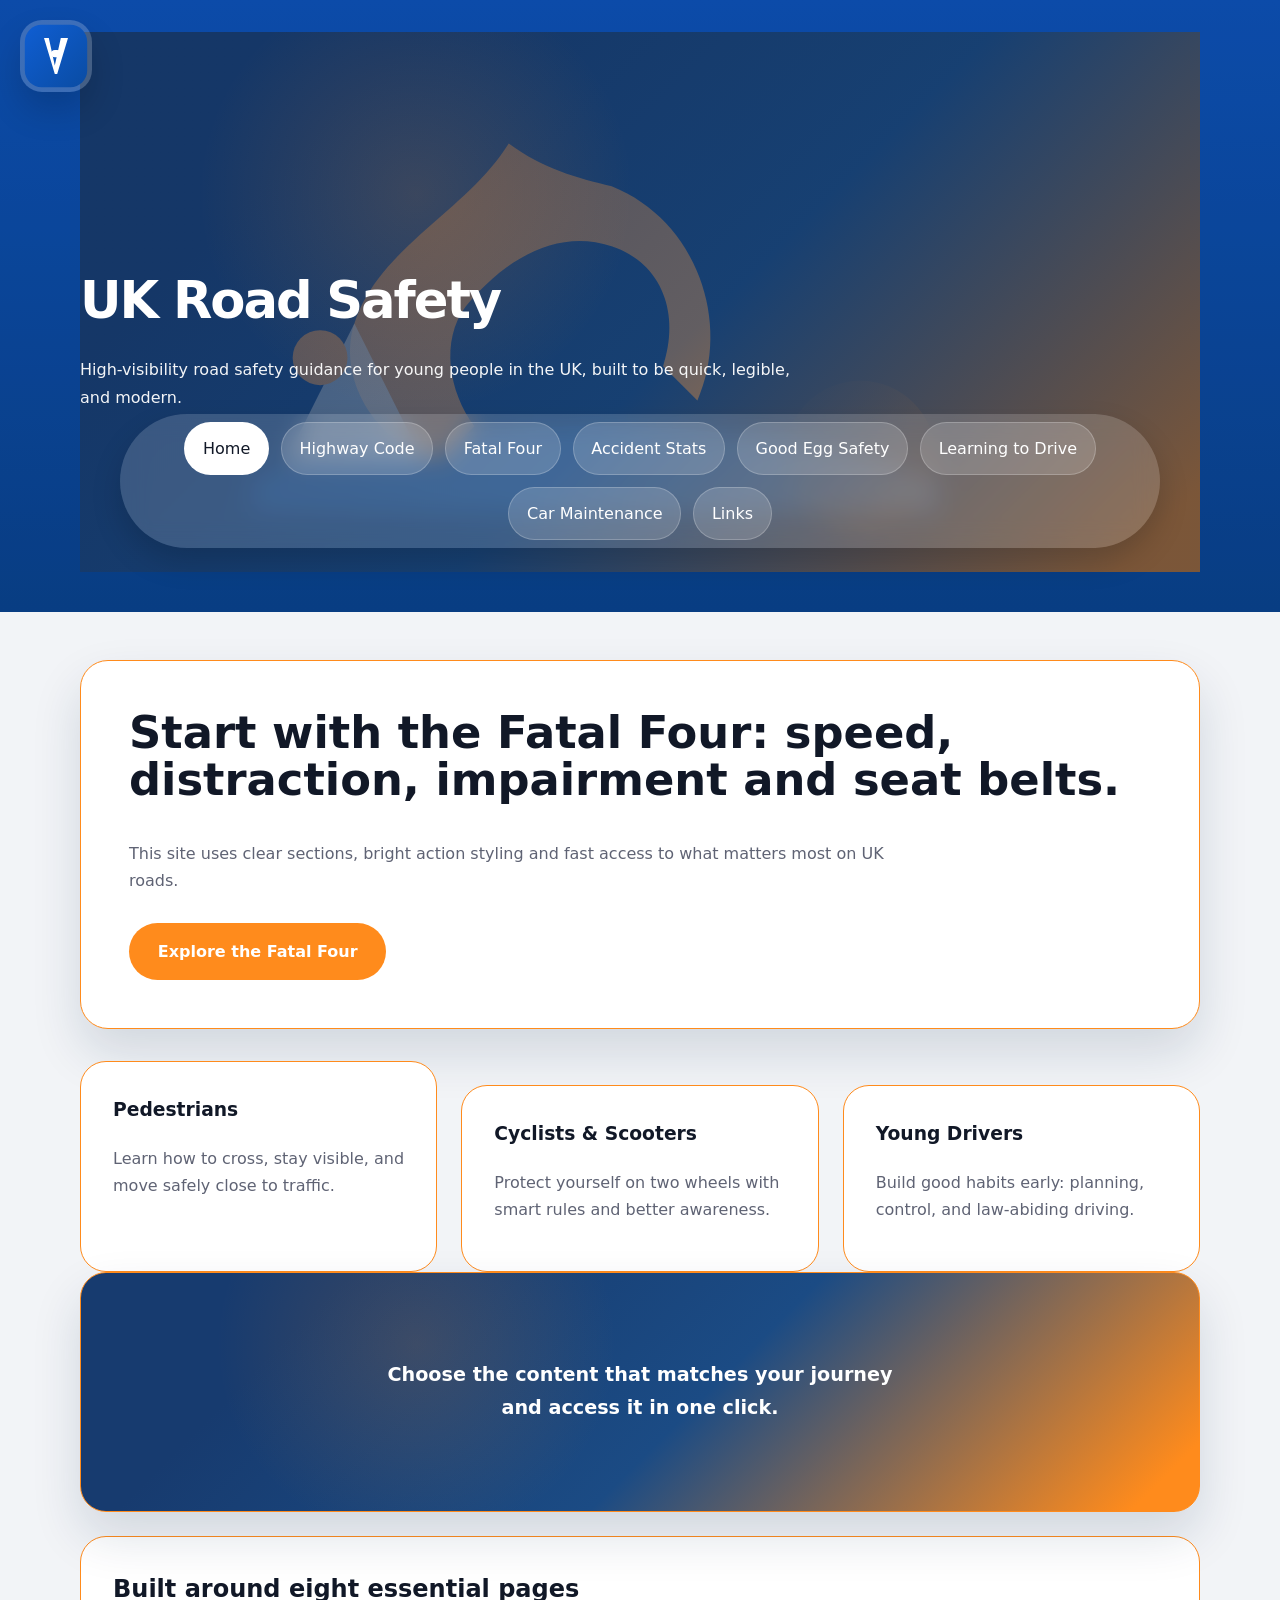
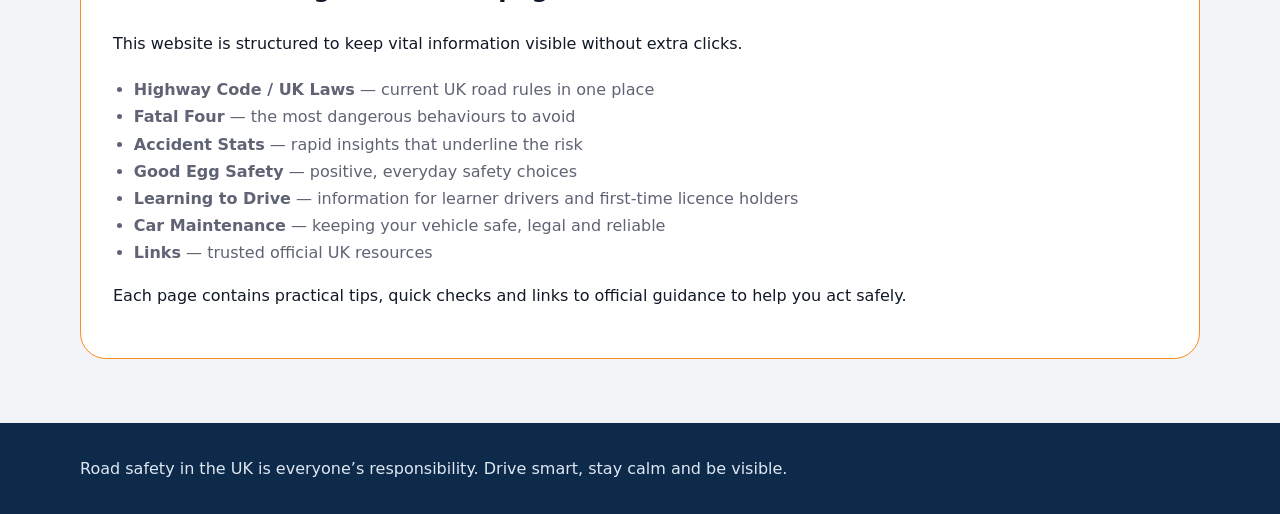
<file: index.html>
﻿<!DOCTYPE html>
<html lang="en">

<head>
    <meta charset="UTF-8">
    <meta name="viewport" content="width=device-width, initial-scale=1.0">
    <title>UK Road Safety</title>
    <link rel="stylesheet" href="assets/css/style.css">
</head>

<body>
    <header class="site-header">
        <a href="index.html" class="site-logo" aria-label="UK Road Safety home">
            <img src="assets/images/logo.svg" alt="UK Road Safety logo">
        </a>
        <div class="container header-top">
            <div>
                <h1>UK Road Safety</h1>
                <p>High-visibility road safety guidance for young people in the UK, built to be quick, legible, and
                    modern.</p>
                <nav class="main-nav">
                    <a href="index.html" class="active">Home</a>
                    <a href="highway-code.html">Highway Code</a>
                    <a href="fatal-four.html">Fatal Four</a>
                    <a href="accident-stats.html">Accident Stats</a>
                    <a href="good-egg-safety.html">Good Egg Safety</a>
                    <a href="learning-to-drive.html">Learning to Drive</a>
                    <a href="car-maintenance.html">Car Maintenance</a>
                    <a href="links.html">Links</a>
                </nav>
            </div>
            <figure class="page-image home" aria-hidden="true">
                <img src="assets/images/hero-home.svg" alt="UK road safety hero illustration">
                <p>Urgent, modern, and easy-to-scan safety advice for pedestrians, cyclists and young drivers.</p>
            </figure>
        </div>
    </header>

    <main class="container page-home">
        <section class="hero-card">
            <h2>Start with the Fatal Four: speed, distraction, impairment and seat belts.</h2>
            <p>This site uses clear sections, bright action styling and fast access to what matters most on UK roads.
            </p>
            <a class="button button-primary" href="fatal-four.html">Explore the Fatal Four</a>
        </section>

        <section class="hero-grid">
            <article class="feature-card">
                <h3>Pedestrians</h3>
                <p>Learn how to cross, stay visible, and move safely close to traffic.</p>
            </article>
            <article class="feature-card">
                <h3>Cyclists &amp; Scooters</h3>
                <p>Protect yourself on two wheels with smart rules and better awareness.</p>
            </article>
            <article class="feature-card">
                <h3>Young Drivers</h3>
                <p>Build good habits early: planning, control, and law-abiding driving.</p>
            </article>
        </section>

        <section class="page-image home">
            <p>Choose the content that matches your journey and access it in one click.</p>
        </section>

        <section class="section-block">
            <h2>Built around eight essential pages</h2>
            <p>This website is structured to keep vital information visible without extra clicks.</p>
            <ul>
                <li><strong>Highway Code / UK Laws</strong> — current UK road rules in one place</li>
                <li><strong>Fatal Four</strong> — the most dangerous behaviours to avoid</li>
                <li><strong>Accident Stats</strong> — rapid insights that underline the risk</li>
                <li><strong>Good Egg Safety</strong> — positive, everyday safety choices</li>
                <li><strong>Learning to Drive</strong> — information for learner drivers and first-time licence holders
                </li>
                <li><strong>Car Maintenance</strong> — keeping your vehicle safe, legal and reliable</li>
                <li><strong>Links</strong> — trusted official UK resources</li>
            </ul>
            <p>Each page contains practical tips, quick checks and links to official guidance to help you act safely.</p>
        </section>
    </main>

    <footer class="site-footer">
        <div class="container">
            <p>Road safety in the UK is everyone&rsquo;s responsibility. Drive smart, stay calm and be visible.</p>
        </div>
    </footer>
</body>

</html>
</file>
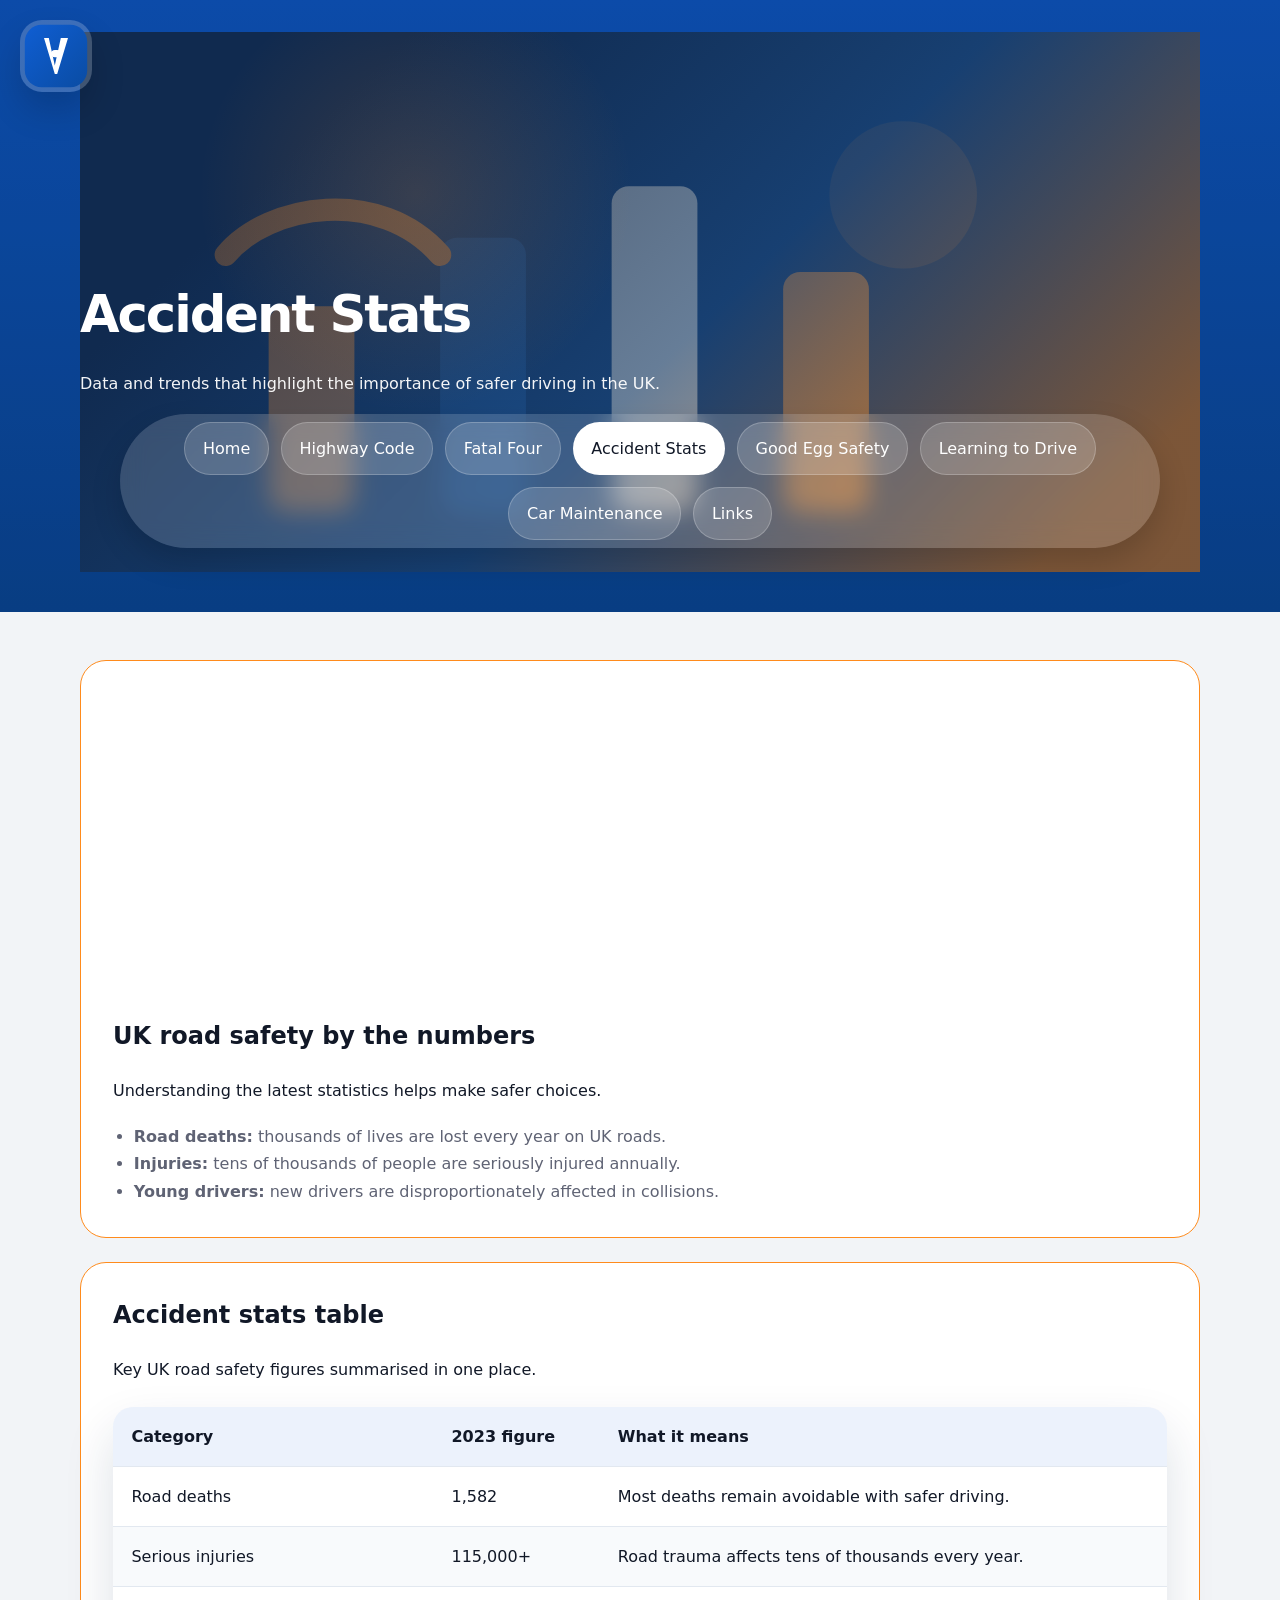
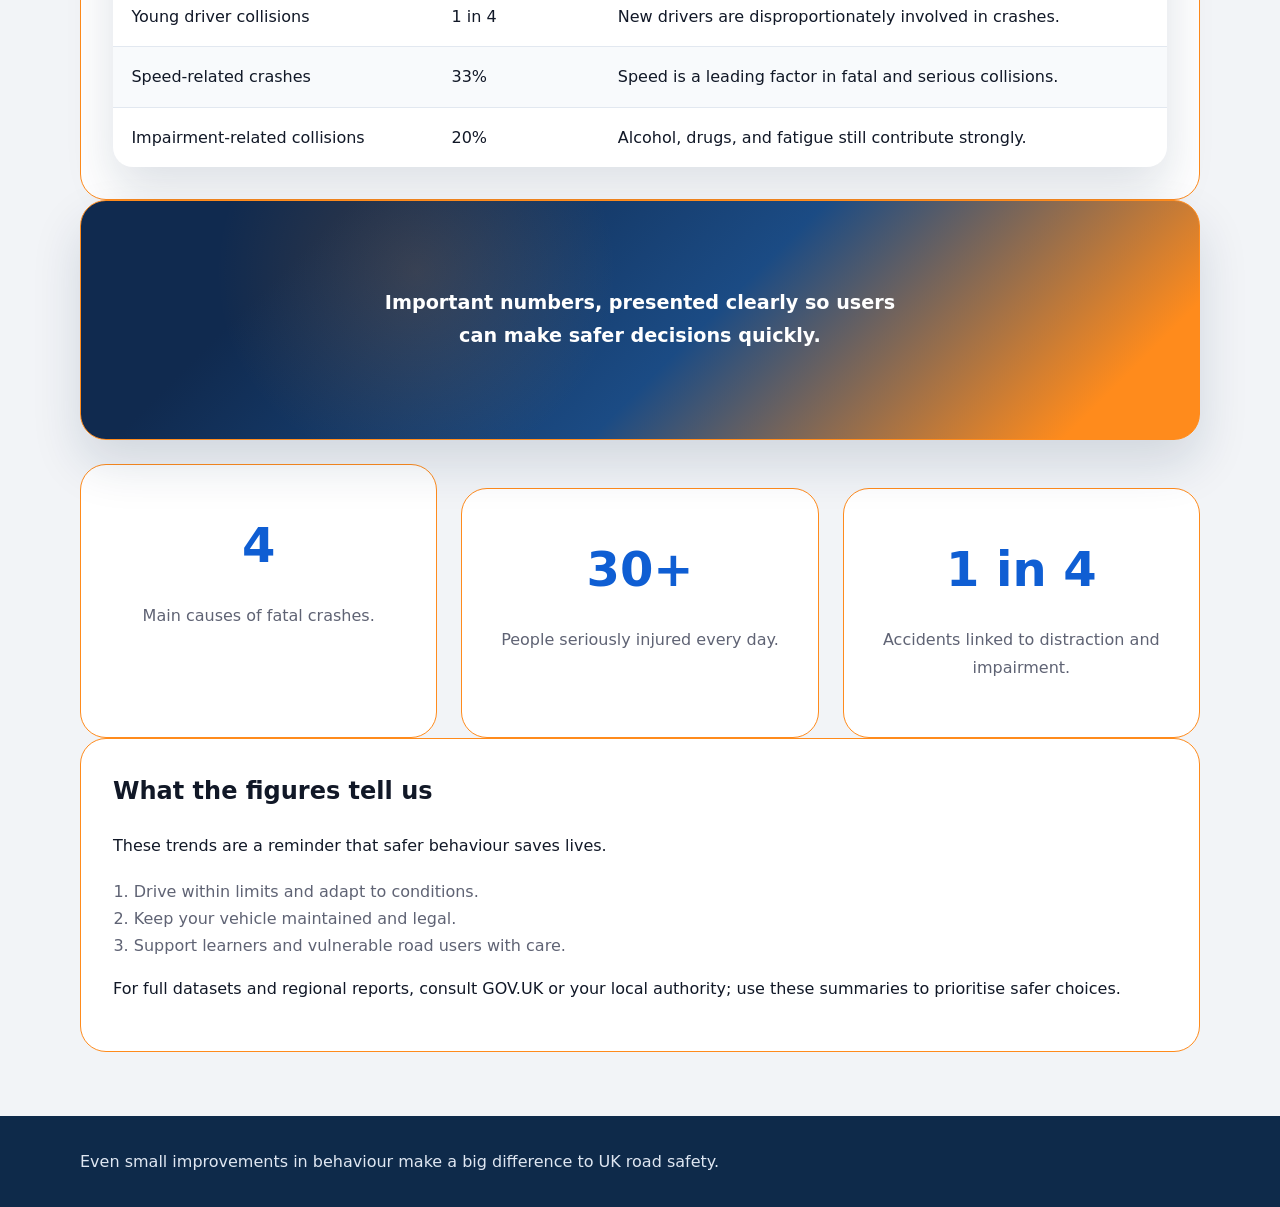
<file: accident-stats.html>
﻿<!DOCTYPE html>
<html lang="en">

<head>
    <meta charset="UTF-8">
    <meta name="viewport" content="width=device-width, initial-scale=1.0">
    <title>Accident Stats</title>
    <link rel="stylesheet" href="assets/css/style.css">
</head>

<body>
    <header class="site-header">
        <a href="index.html" class="site-logo" aria-label="UK Road Safety home">
            <img src="assets/images/logo.svg" alt="UK Road Safety logo">
        </a>
        <div class="container header-top">
            <div>
                <h1>Accident Stats</h1>
                <p>Data and trends that highlight the importance of safer driving in the UK.</p>
                <nav class="main-nav">
                    <a href="index.html">Home</a>
                    <a href="highway-code.html">Highway Code</a>
                    <a href="fatal-four.html">Fatal Four</a>
                    <a href="accident-stats.html" class="active">Accident Stats</a>
                    <a href="good-egg-safety.html">Good Egg Safety</a>
                    <a href="learning-to-drive.html">Learning to Drive</a>
                    <a href="car-maintenance.html">Car Maintenance</a>
                    <a href="links.html">Links</a>
                </nav>
            </div>
            <figure class="page-image stats" aria-hidden="true">
                <img src="assets/images/hero-stats.svg" alt="Road safety statistics illustration">
                <p>Fast, high-impact statistics for young road users who need urgent clarity.</p>
            </figure>
        </div>
    </header>

    <main class="container">
        <section class="section-block">
            <iframe width="560" height="315" src="https://www.youtube.com/embed/P8gjFXZlfZg?si=FpI3hJax6mUrP0jm"
                title="YouTube video player" frameborder="0"
                allow="accelerometer; autoplay; clipboard-write; encrypted-media; gyroscope; picture-in-picture; web-share"
                referrerpolicy="strict-origin-when-cross-origin" allowfullscreen></iframe>
            <h2>UK road safety by the numbers</h2>
            <p>Understanding the latest statistics helps make safer choices.</p>
            <ul>
                <li><strong>Road deaths:</strong> thousands of lives are lost every year on UK roads.</li>
                <li><strong>Injuries:</strong> tens of thousands of people are seriously injured annually.</li>
                <li><strong>Young drivers:</strong> new drivers are disproportionately affected in collisions.</li>
            </ul>
        </section>

        <section class="section-block">
            <h2>Accident stats table</h2>
            <p>Key UK road safety figures summarised in one place.</p>
            <table class="stats-table">
                <thead>
                    <tr>
                        <th>Category</th>
                        <th>2023 figure</th>
                        <th>What it means</th>
                    </tr>
                </thead>
                <tbody>
                    <tr>
                        <td>Road deaths</td>
                        <td>1,582</td>
                        <td>Most deaths remain avoidable with safer driving.</td>
                    </tr>
                    <tr>
                        <td>Serious injuries</td>
                        <td>115,000+</td>
                        <td>Road trauma affects tens of thousands every year.</td>
                    </tr>
                    <tr>
                        <td>Young driver collisions</td>
                        <td>1 in 4</td>
                        <td>New drivers are disproportionately involved in crashes.</td>
                    </tr>
                    <tr>
                        <td>Speed-related crashes</td>
                        <td>33%</td>
                        <td>Speed is a leading factor in fatal and serious collisions.</td>
                    </tr>
                    <tr>
                        <td>Impairment-related collisions</td>
                        <td>20%</td>
                        <td>Alcohol, drugs, and fatigue still contribute strongly.</td>
                    </tr>
                </tbody>
            </table>
        </section>

        <section class="page-image stats">
            <p>Important numbers, presented clearly so users can make safer decisions quickly.</p>
        </section>

        <section class="grid-3 stats-grid">
            <article class="stat-card">
                <h3>4</h3>
                <p>Main causes of fatal crashes.</p>
            </article>
            <article class="stat-card">
                <h3>30+</h3>
                <p>People seriously injured every day.</p>
            </article>
            <article class="stat-card">
                <h3>1 in 4</h3>
                <p>Accidents linked to distraction and impairment.</p>
            </article>
        </section>

        <section class="section-block">
            <h2>What the figures tell us</h2>
            <p>These trends are a reminder that safer behaviour saves lives.</p>
            <ol>
                <li>Drive within limits and adapt to conditions.</li>
                <li>Keep your vehicle maintained and legal.</li>
                <li>Support learners and vulnerable road users with care.</li>
            </ol>
            <p>For full datasets and regional reports, consult GOV.UK or your local authority; use these summaries to prioritise safer choices.</p>
        </section>
    </main>

    <footer class="site-footer">
        <div class="container">
            <p>Even small improvements in behaviour make a big difference to UK road safety.</p>
        </div>
    </footer>
</body>

</html>
</file>
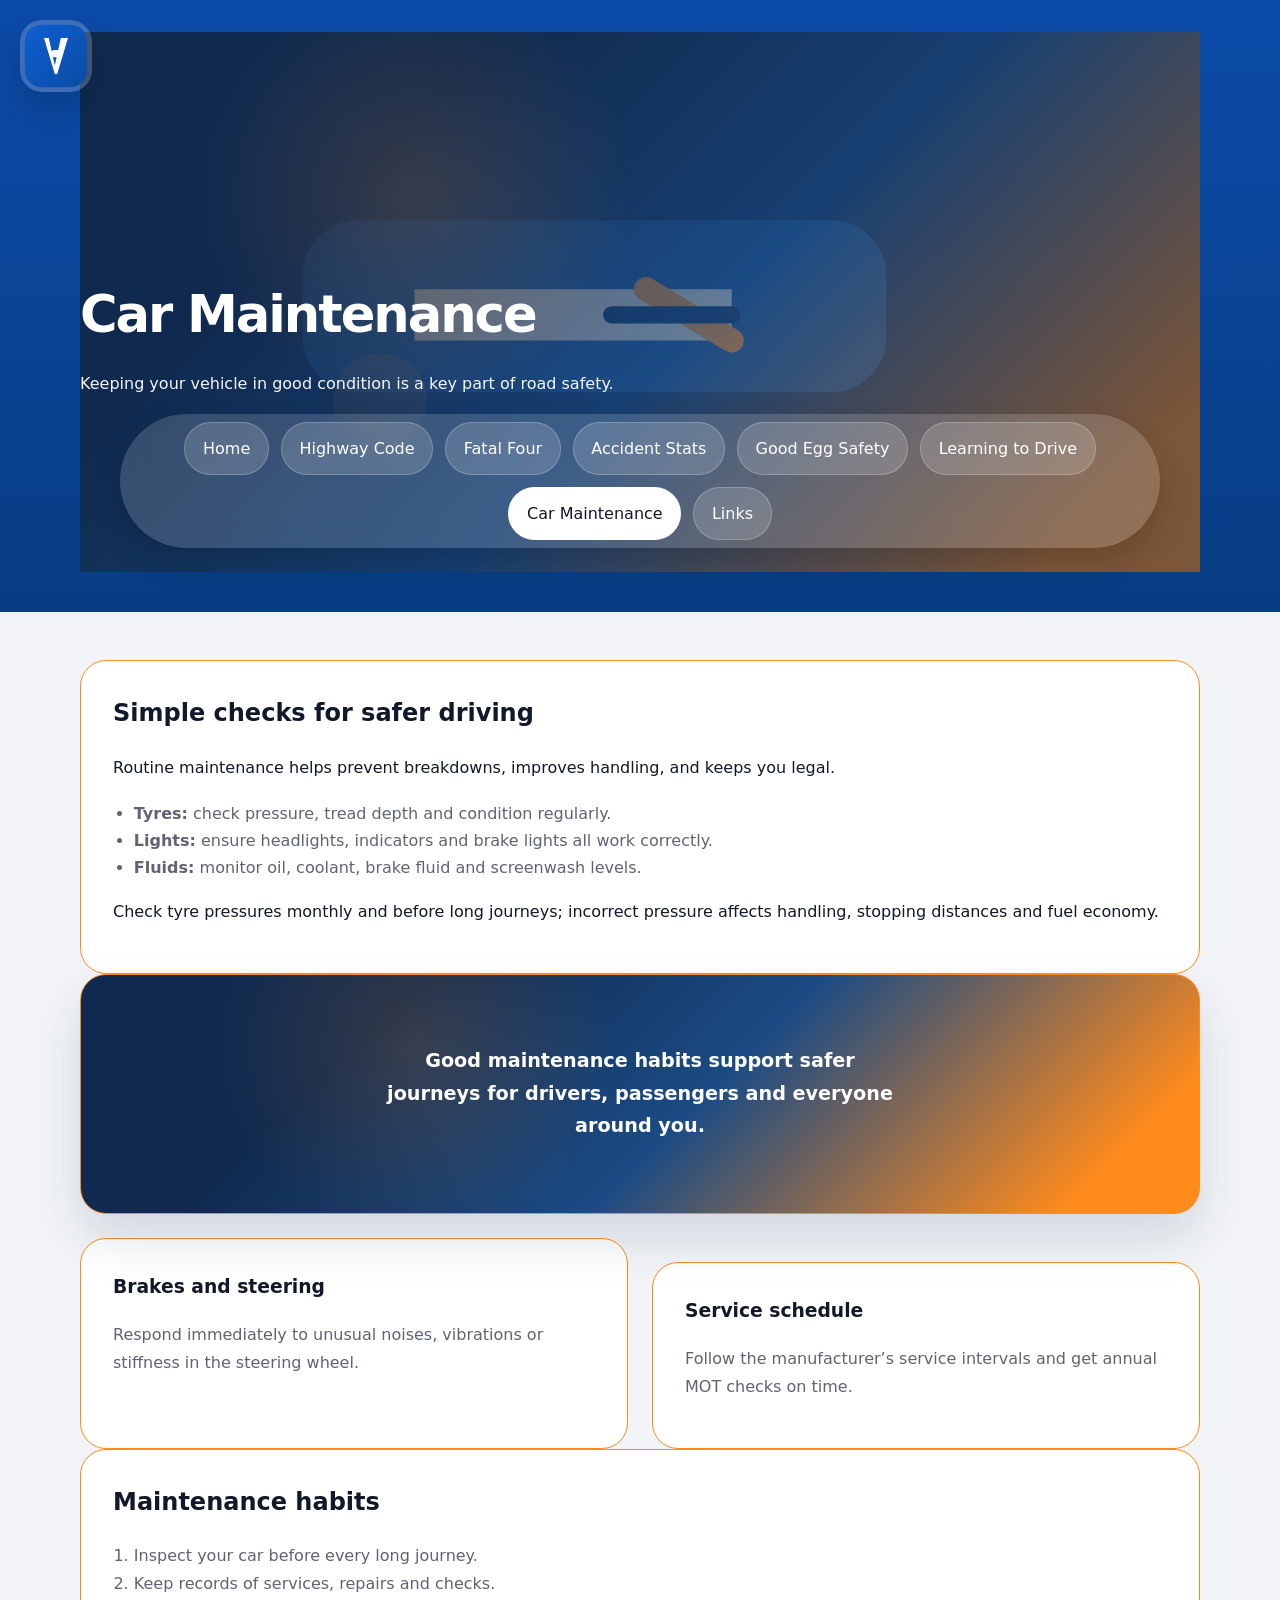
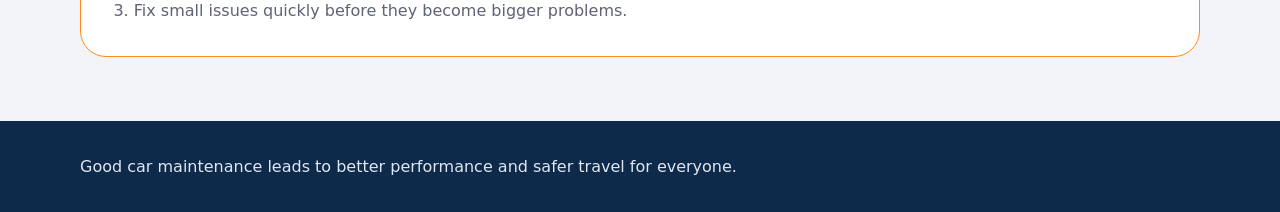
<file: car-maintenance.html>
﻿<!DOCTYPE html>
<html lang="en">

<head>
    <meta charset="UTF-8">
    <meta name="viewport" content="width=device-width, initial-scale=1.0">
    <title>Car Maintenance</title>
    <link rel="stylesheet" href="assets/css/style.css">
</head>

<body>
    <header class="site-header">
        <a href="index.html" class="site-logo" aria-label="UK Road Safety home">
            <img src="assets/images/logo.svg" alt="UK Road Safety logo">
        </a>
        <div class="container header-top">
            <div>
                <h1>Car Maintenance</h1>
                <p>Keeping your vehicle in good condition is a key part of road safety.</p>
                <nav class="main-nav">
                    <a href="index.html">Home</a>
                    <a href="highway-code.html">Highway Code</a>
                    <a href="fatal-four.html">Fatal Four</a>
                    <a href="accident-stats.html">Accident Stats</a>
                    <a href="good-egg-safety.html">Good Egg Safety</a>
                    <a href="learning-to-drive.html">Learning to Drive</a>
                    <a href="car-maintenance.html" class="active">Car Maintenance</a>
                    <a href="links.html">Links</a>
                </nav>
            </div>
            <figure class="page-image maintenance" aria-hidden="true">
                <img src="assets/images/hero-maintenance.svg" alt="Car maintenance illustration">
                <p>Simple vehicle checks can keep you legal, reliable and safer on the road.</p>
            </figure>
        </div>
    </header>

    <main class="container">
        <section class="section-block">
            <h2>Simple checks for safer driving</h2>
            <p>Routine maintenance helps prevent breakdowns, improves handling, and keeps you legal.</p>
            <ul>
                <li><strong>Tyres:</strong> check pressure, tread depth and condition regularly.</li>
                <li><strong>Lights:</strong> ensure headlights, indicators and brake lights all work correctly.</li>
                <li><strong>Fluids:</strong> monitor oil, coolant, brake fluid and screenwash levels.</li>
            </ul>
            <p>Check tyre pressures monthly and before long journeys; incorrect pressure affects handling, stopping distances and fuel economy.</p>
        </section>

        <section class="page-image maintenance">
            <p>Good maintenance habits support safer journeys for drivers, passengers and everyone around you.</p>
        </section>

        <section class="grid-2">
            <article class="feature-card">
                <h3>Brakes and steering</h3>
                <p>Respond immediately to unusual noises, vibrations or stiffness in the steering wheel.</p>
            </article>
            <article class="feature-card">
                <h3>Service schedule</h3>
                <p>Follow the manufacturer&rsquo;s service intervals and get annual MOT checks on time.</p>
            </article>
        </section>

        <section class="section-block">
            <h2>Maintenance habits</h2>
            <ol>
                <li>Inspect your car before every long journey.</li>
                <li>Keep records of services, repairs and checks.</li>
                <li>Fix small issues quickly before they become bigger problems.</li>
            </ol>
        </section>
    </main>

    <footer class="site-footer">
        <div class="container">
            <p>Good car maintenance leads to better performance and safer travel for everyone.</p>
        </div>
    </footer>
</body>

</html>
</file>
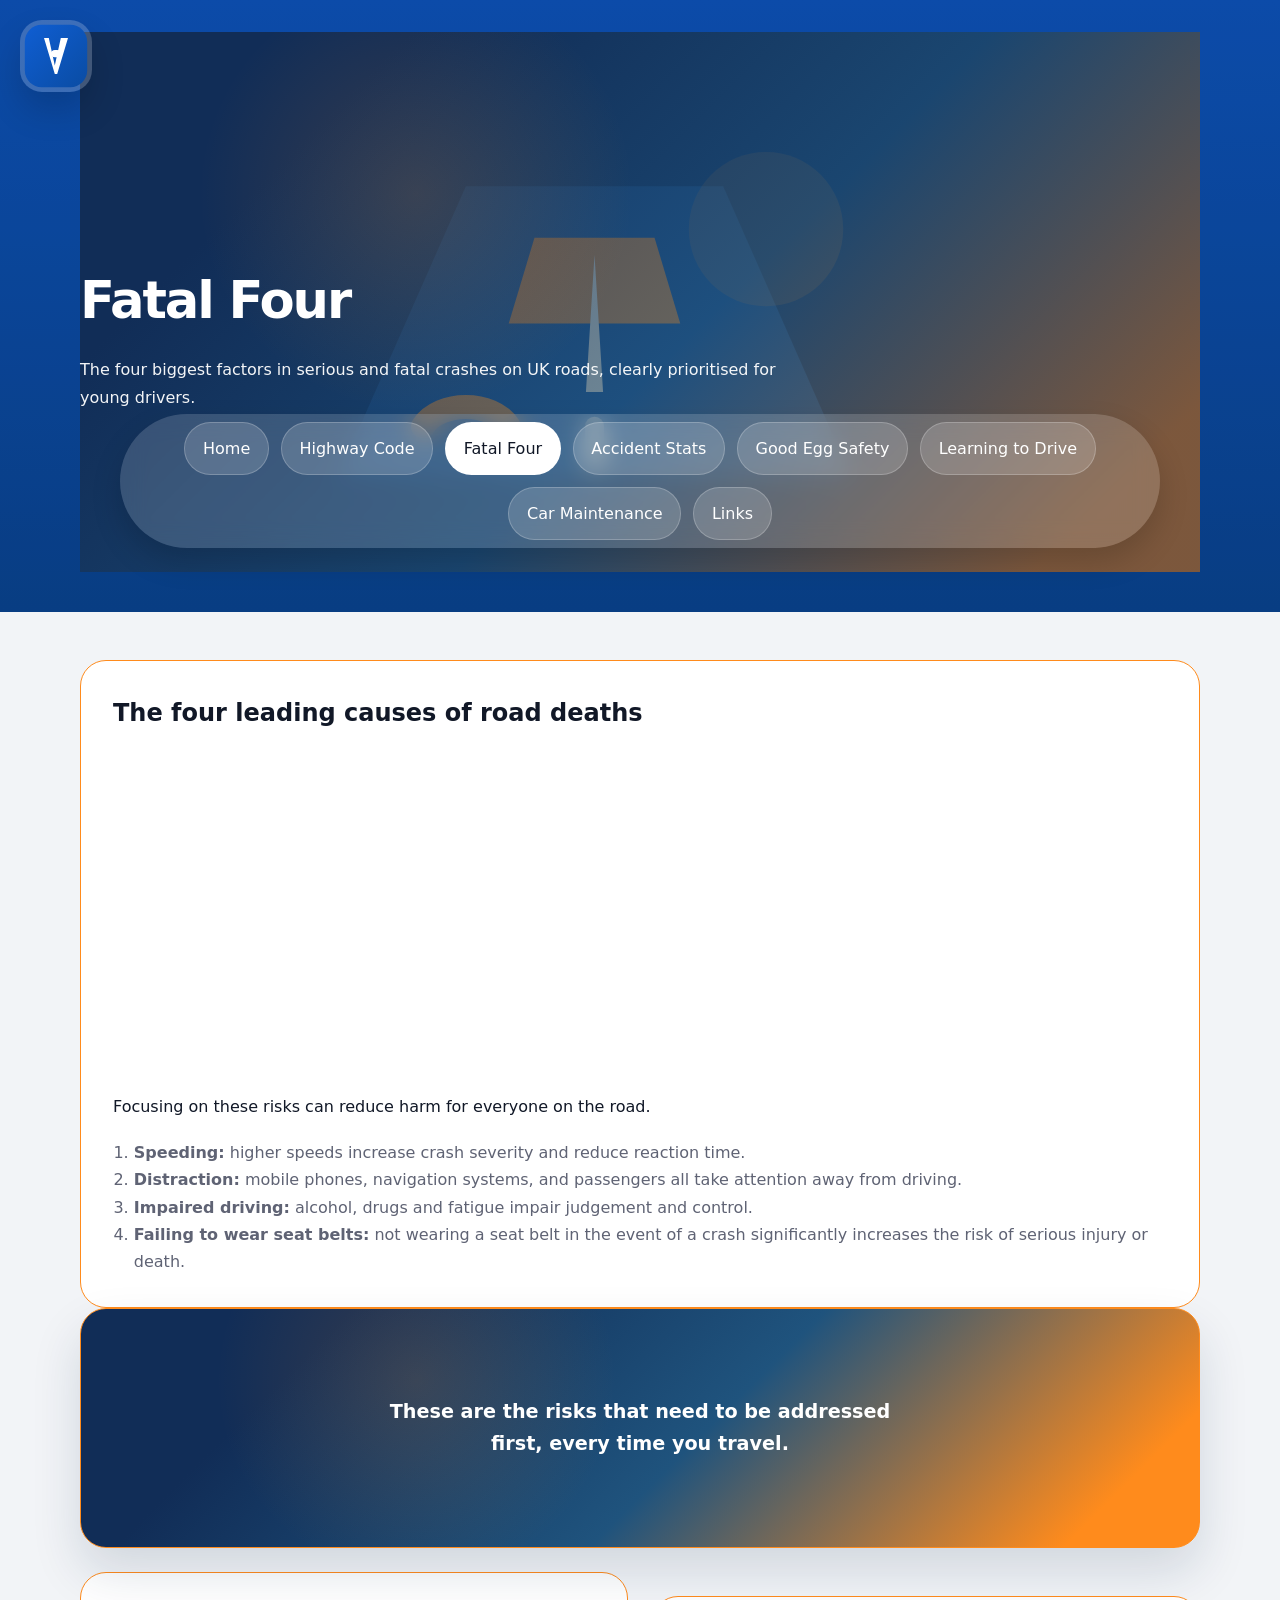
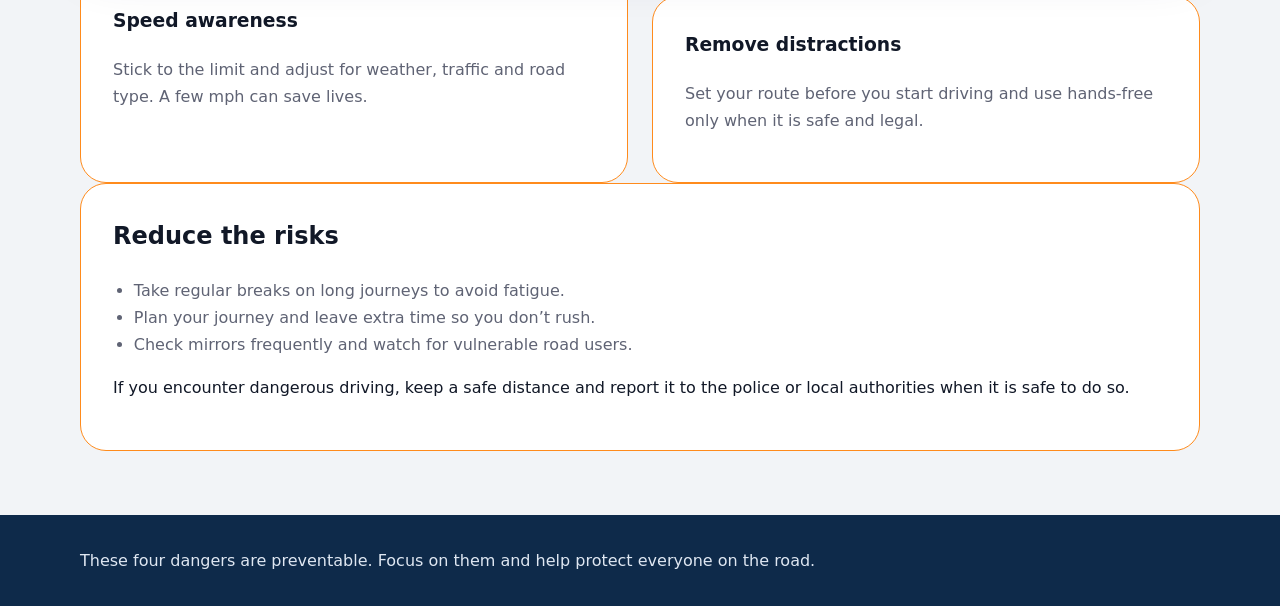
<file: fatal-four.html>
﻿<!DOCTYPE html>
<html lang="en">

<head>
    <meta charset="UTF-8">
    <meta name="viewport" content="width=device-width, initial-scale=1.0">
    <title>Fatal Four</title>
    <link rel="stylesheet" href="assets/css/style.css">
</head>

<body>
    <header class="site-header">
        <a href="index.html" class="site-logo" aria-label="UK Road Safety home">
            <img src="assets/images/logo.svg" alt="UK Road Safety logo">
        </a>
        <div class="container header-top">
            <div>
                <h1>Fatal Four</h1>
                <p>The four biggest factors in serious and fatal crashes on UK roads, clearly prioritised for young
                    drivers.</p>
                <nav class="main-nav">
                    <a href="index.html">Home</a>
                    <a href="highway-code.html">Highway Code</a>
                    <a href="fatal-four.html" class="active">Fatal Four</a>
                    <a href="accident-stats.html">Accident Stats</a>
                    <a href="good-egg-safety.html">Good Egg Safety</a>
                    <a href="learning-to-drive.html">Learning to Drive</a>
                    <a href="car-maintenance.html">Car Maintenance</a>
                    <a href="links.html">Links</a>
                </nav>
            </div>
            <figure class="page-image fatal" aria-hidden="true">
                <img src="assets/images/hero-fatal.svg" alt="Fatal four road safety hazards illustration">
                <p>Speed, phones, drugs and seat belts are the top priorities for staying safe.</p>
            </figure>
        </div>
    </header>

    <main class="container">
        <section class="section-block">
            <h2>The four leading causes of road deaths</h2>
            <iframe width="560" height="315" src="https://www.youtube.com/embed/mdgljWs60hk?si=gzgW_qA_apfNrgqa"
                title="YouTube video player" frameborder="0"
                allow="accelerometer; autoplay; clipboard-write; encrypted-media; gyroscope; picture-in-picture; web-share"
                referrerpolicy="strict-origin-when-cross-origin" allowfullscreen></iframe>
            <p>Focusing on these risks can reduce harm for everyone on the road.</p>
            <ol>
                <li><strong>Speeding:</strong> higher speeds increase crash severity and reduce reaction time.</li>
                <li><strong>Distraction:</strong> mobile phones, navigation systems, and passengers all take attention
                    away from driving.</li>
                <li><strong>Impaired driving:</strong> alcohol, drugs and fatigue impair judgement and control.</li>
                <li><strong>Failing to wear seat belts:</strong> not wearing a seat belt in the event of a crash significantly increases the risk of serious injury or death.</li>
            </ol>
        </section>

        <section class="page-image fatal">
            <p>These are the risks that need to be addressed first, every time you travel.</p>
        </section>

        <section class="grid-2">
            <article class="feature-card">
                <h3>Speed awareness</h3>
                <p>Stick to the limit and adjust for weather, traffic and road type. A few mph can save lives.</p>
            </article>
            <article class="feature-card">
                <h3>Remove distractions</h3>
                <p>Set your route before you start driving and use hands-free only when it is safe and legal.</p>
            </article>
        </section>

        <section class="section-block">
            <h2>Reduce the risks</h2>
            <ul>
                <li>Take regular breaks on long journeys to avoid fatigue.</li>
                <li>Plan your journey and leave extra time so you don&rsquo;t rush.</li>
                <li>Check mirrors frequently and watch for vulnerable road users.</li>
            </ul>
            <p>If you encounter dangerous driving, keep a safe distance and report it to the police or local authorities when it is safe to do so.</p>
        </section>
    </main>

    <footer class="site-footer">
        <div class="container">
            <p>These four dangers are preventable. Focus on them and help protect everyone on the road.</p>
        </div>
    </footer>
</body>

</html>
</file>
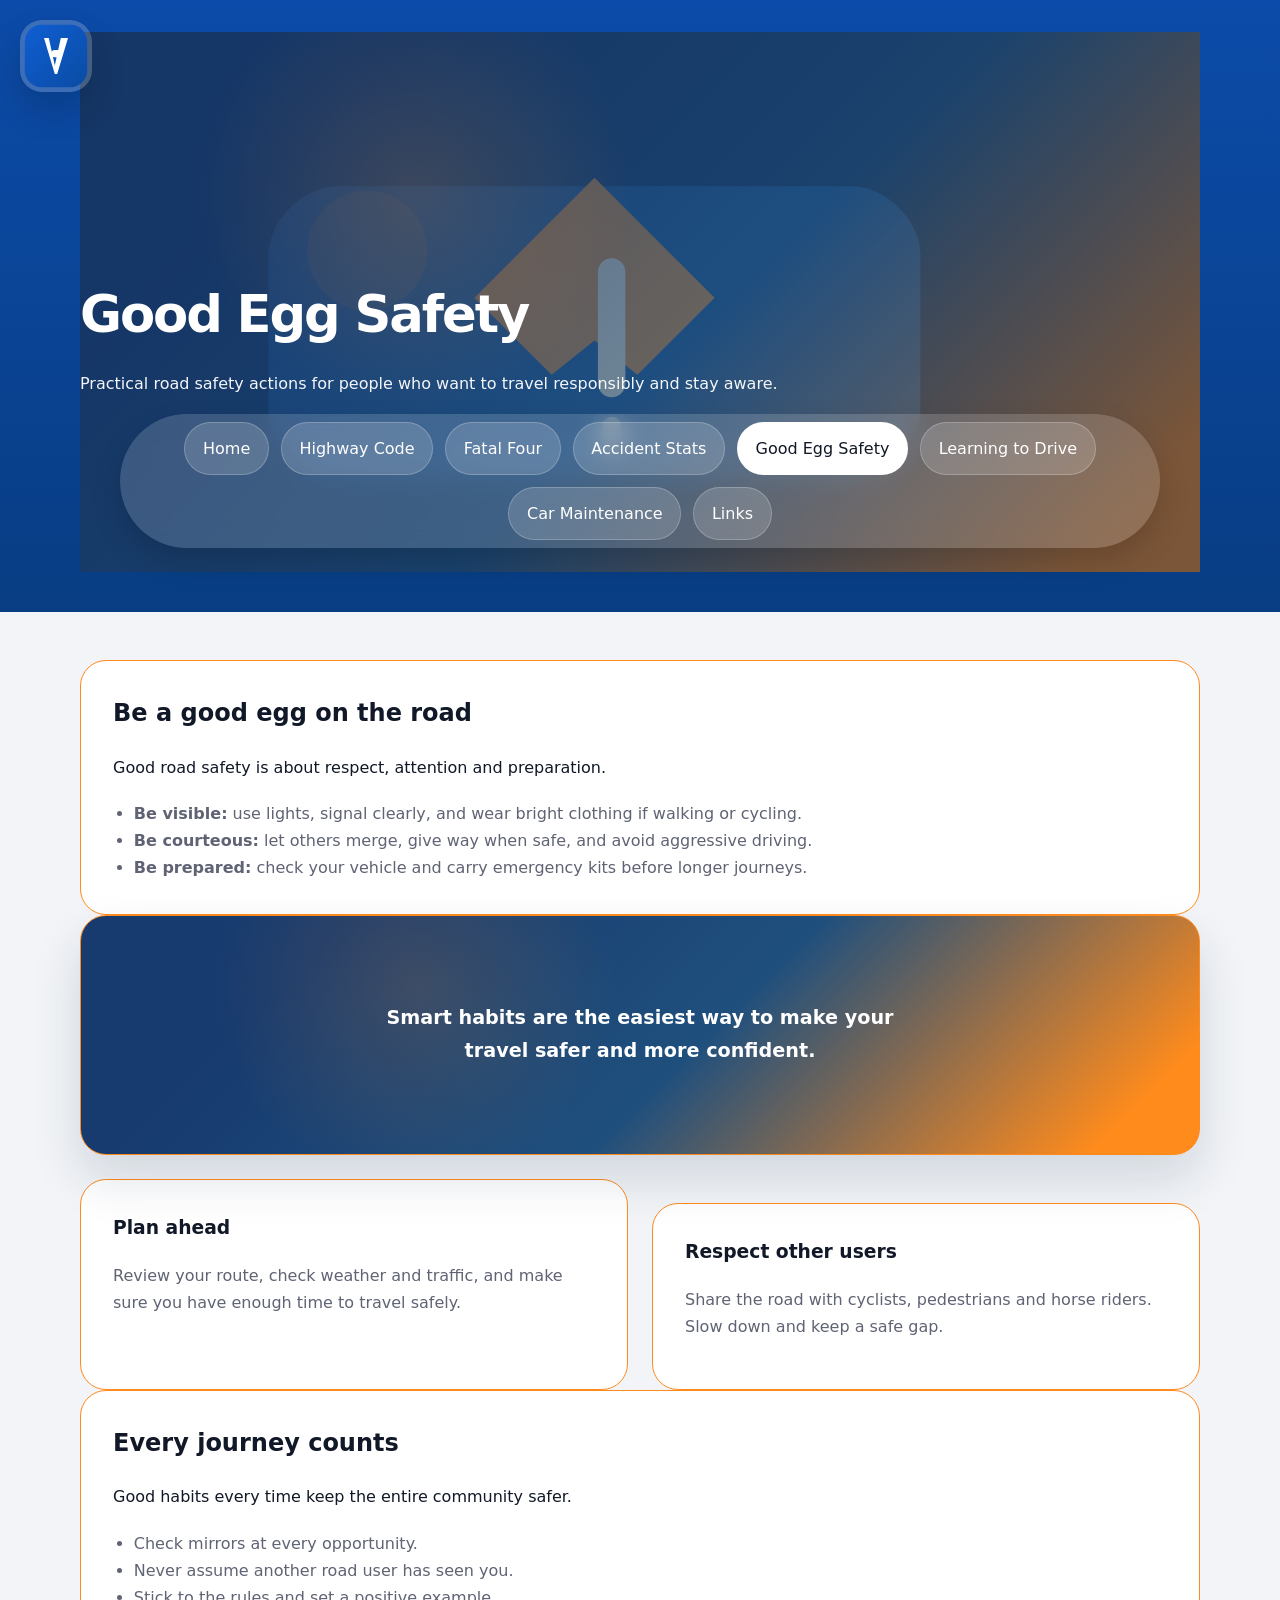
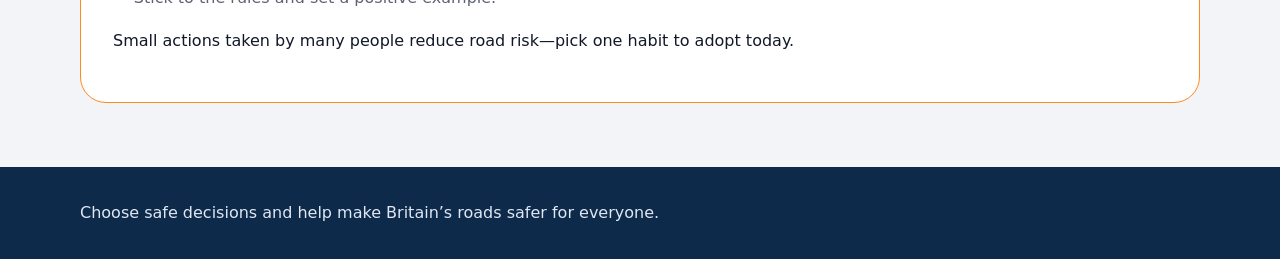
<file: good-egg-safety.html>
﻿<!DOCTYPE html>
<html lang="en">

<head>
    <meta charset="UTF-8">
    <meta name="viewport" content="width=device-width, initial-scale=1.0">
    <title>Good Egg Safety</title>
    <link rel="stylesheet" href="assets/css/style.css">
</head>

<body>
    <header class="site-header">
        <a href="index.html" class="site-logo" aria-label="UK Road Safety home">
            <img src="assets/images/logo.svg" alt="UK Road Safety logo">
        </a>
        <div class="container header-top">
            <div>
                <h1>Good Egg Safety</h1>
                <p>Practical road safety actions for people who want to travel responsibly and stay aware.</p>
                <nav class="main-nav">
                    <a href="index.html">Home</a>
                    <a href="highway-code.html">Highway Code</a>
                    <a href="fatal-four.html">Fatal Four</a>
                    <a href="accident-stats.html">Accident Stats</a>
                    <a href="good-egg-safety.html" class="active">Good Egg Safety</a>
                    <a href="learning-to-drive.html">Learning to Drive</a>
                    <a href="car-maintenance.html">Car Maintenance</a>
                    <a href="links.html">Links</a>
                </nav>
            </div>
            <figure class="page-image safety" aria-hidden="true">
                <img src="assets/images/hero-safety.svg" alt="Safety habits illustration">
                <p>Every journey is an opportunity to make a better choice and keep others safe.</p>
            </figure>
        </div>
    </header>

    <main class="container">
        <section class="section-block">
            <h2>Be a good egg on the road</h2>
            <p>Good road safety is about respect, attention and preparation.</p>
            <ul>
                <li><strong>Be visible:</strong> use lights, signal clearly, and wear bright clothing if walking or
                    cycling.</li>
                <li><strong>Be courteous:</strong> let others merge, give way when safe, and avoid aggressive driving.
                </li>
                <li><strong>Be prepared:</strong> check your vehicle and carry emergency kits before longer journeys.
                </li>
            </ul>
        </section>

        <section class="page-image safety">
            <p>Smart habits are the easiest way to make your travel safer and more confident.</p>
        </section>

        <section class="grid-2">
            <article class="feature-card">
                <h3>Plan ahead</h3>
                <p>Review your route, check weather and traffic, and make sure you have enough time to travel safely.
                </p>
            </article>
            <article class="feature-card">
                <h3>Respect other users</h3>
                <p>Share the road with cyclists, pedestrians and horse riders. Slow down and keep a safe gap.</p>
            </article>
        </section>

        <section class="section-block">
            <h2>Every journey counts</h2>
            <p>Good habits every time keep the entire community safer.</p>
            <ul>
                <li>Check mirrors at every opportunity.</li>
                <li>Never assume another road user has seen you.</li>
                <li>Stick to the rules and set a positive example.</li>
            </ul>
            <p>Small actions taken by many people reduce road risk—pick one habit to adopt today.</p>
        </section>
    </main>

    <footer class="site-footer">
        <div class="container">
            <p>Choose safe decisions and help make Britain&rsquo;s roads safer for everyone.</p>
        </div>
    </footer>
</body>

</html>
</file>
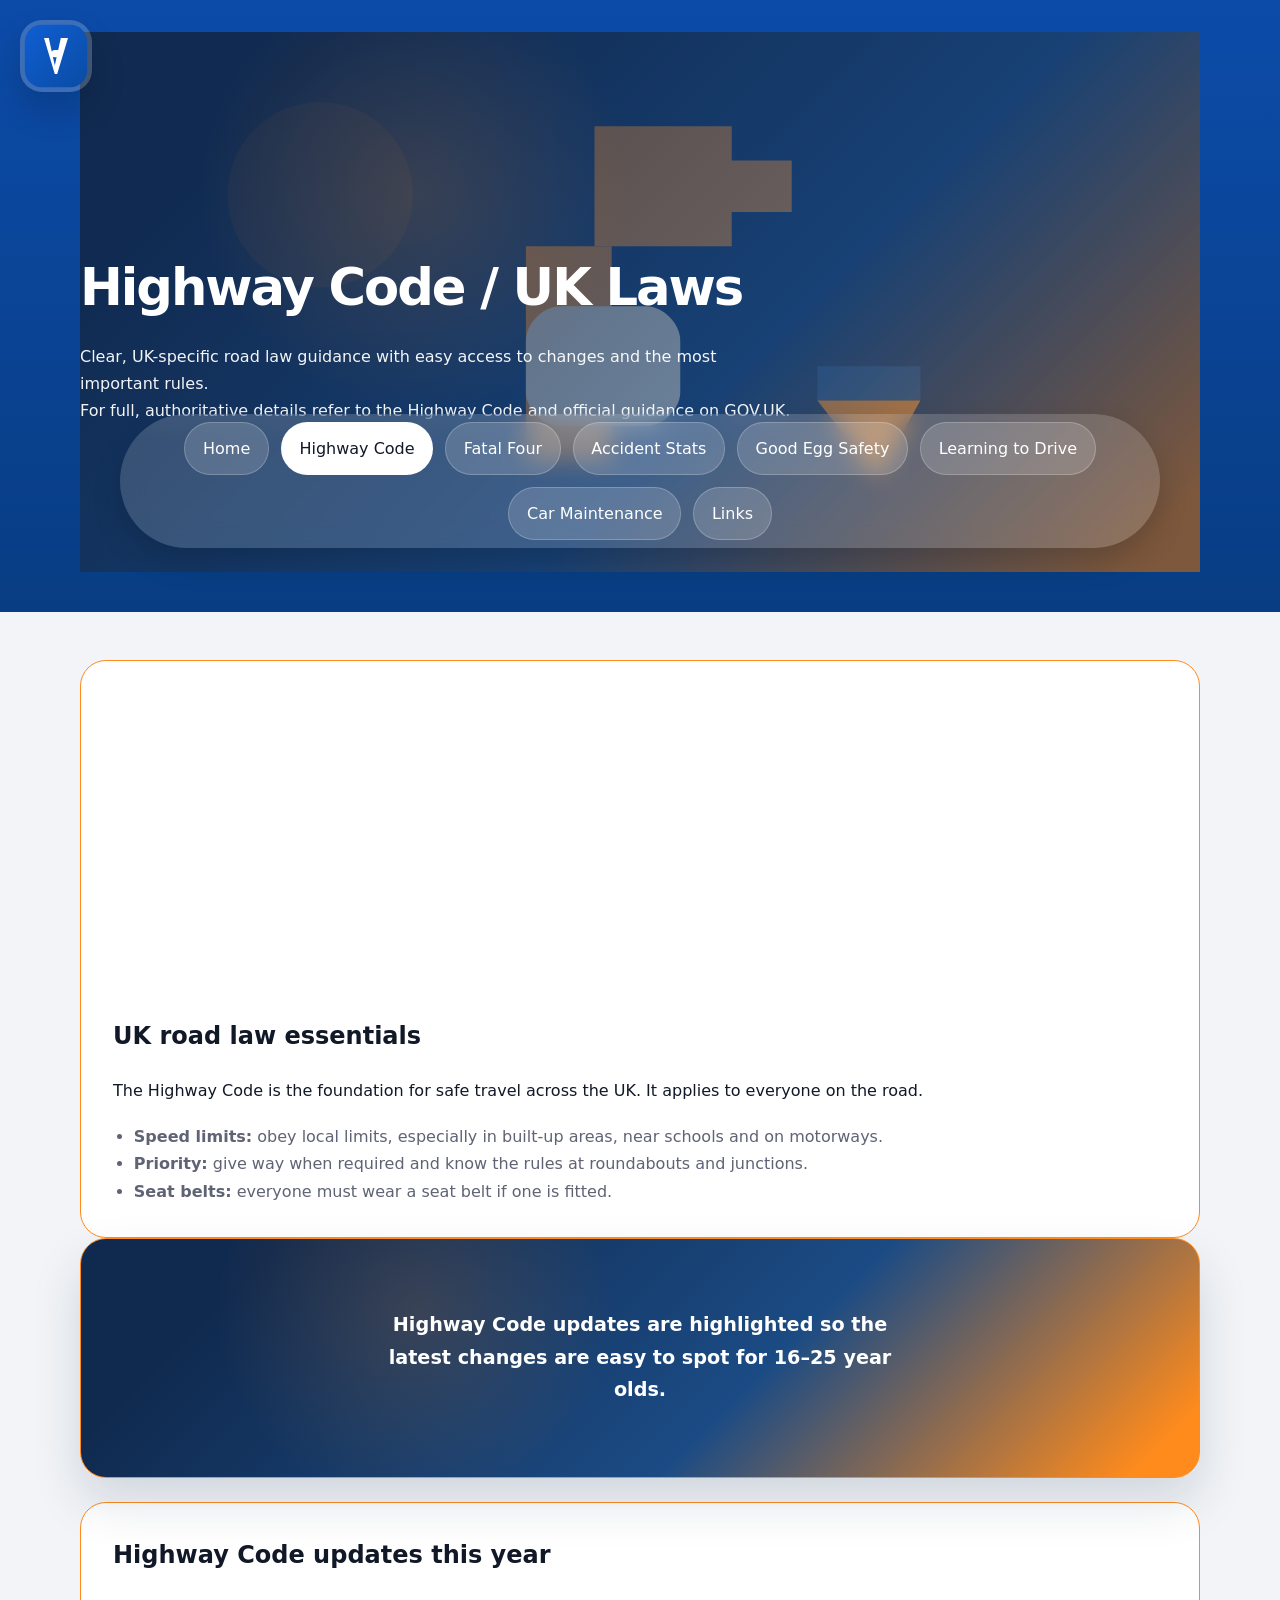
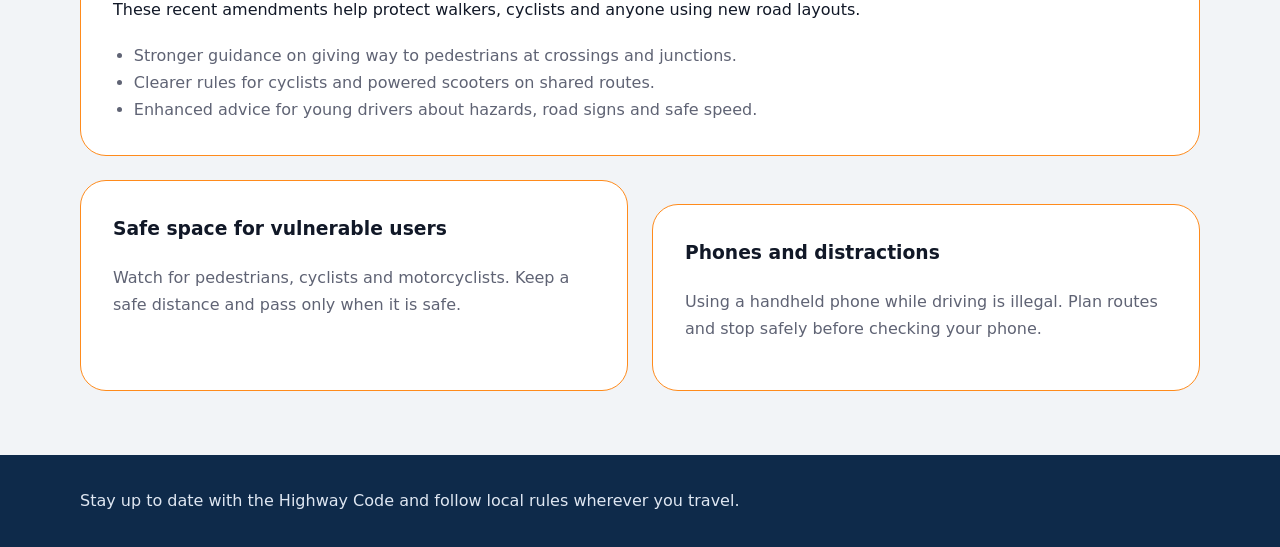
<file: highway-code.html>
﻿<!DOCTYPE html>
<html lang="en">

<head>
    <meta charset="UTF-8">
    <meta name="viewport" content="width=device-width, initial-scale=1.0">
    <title>Highway Code / UK Laws</title>
    <link rel="stylesheet" href="assets/css/style.css">
</head>

<body>
    <header class="site-header">
        <a href="index.html" class="site-logo" aria-label="UK Road Safety home">
            <img src="assets/images/logo.svg" alt="UK Road Safety logo">
        </a>
        <div class="container header-top">
            <div>
                <h1>Highway Code / UK Laws</h1>
                <p>Clear, UK-specific road law guidance with easy access to changes and the most important rules.</p>
            <p>For full, authoritative details refer to the Highway Code and official guidance on GOV.UK.</p>
                <nav class="main-nav">
                    <a href="index.html">Home</a>
                    <a href="highway-code.html" class="active">Highway Code</a>
                    <a href="fatal-four.html">Fatal Four</a>
                    <a href="accident-stats.html">Accident Stats</a>
                    <a href="good-egg-safety.html">Good Egg Safety</a>
                    <a href="learning-to-drive.html">Learning to Drive</a>
                    <a href="car-maintenance.html">Car Maintenance</a>
                    <a href="links.html">Links</a>
                </nav>
            </div>
            <figure class="page-image law" aria-hidden="true">
                <img src="assets/images/hero-law.svg" alt="Highway Code guidance illustration">
                <p>UK law, not American terms — rapid access to the Highway Code updates that matter most.</p>
            </figure>
        </div>
    </header>

    <main class="container">
        <section class="section-block">
            <iframe width="560" height="315" src="https://www.youtube.com/embed/XKXaWLITjis?si=qf71Ub4wRFgjMZ3x"
                title="YouTube video player" frameborder="0"
                allow="accelerometer; autoplay; clipboard-write; encrypted-media; gyroscope; picture-in-picture; web-share"
                referrerpolicy="strict-origin-when-cross-origin" allowfullscreen></iframe>
            <h2>UK road law essentials</h2>
            <p>The Highway Code is the foundation for safe travel across the UK. It applies to everyone on the road.</p>
            <ul>
                <li><strong>Speed limits:</strong> obey local limits, especially in built-up areas, near schools and on
                    motorways.</li>
                <li><strong>Priority:</strong> give way when required and know the rules at roundabouts and junctions.
                </li>
                <li><strong>Seat belts:</strong> everyone must wear a seat belt if one is fitted.</li>
            </ul>
        </section>

        <section class="page-image law">
            <p>Highway Code updates are highlighted so the latest changes are easy to spot for 16–25 year olds.</p>
        </section>

        <section class="section-block">
            <h2>Highway Code updates this year</h2>
            <p>These recent amendments help protect walkers, cyclists and anyone using new road layouts.</p>
            <ul>
                <li>Stronger guidance on giving way to pedestrians at crossings and junctions.</li>
                <li>Clearer rules for cyclists and powered scooters on shared routes.</li>
                <li>Enhanced advice for young drivers about hazards, road signs and safe speed.</li>
            </ul>
        </section>

        <section class="grid-2">
            <article class="feature-card">
                <h3>Safe space for vulnerable users</h3>
                <p>Watch for pedestrians, cyclists and motorcyclists. Keep a safe distance and pass only when it is
                    safe.</p>
            </article>
            <article class="feature-card">
                <h3>Phones and distractions</h3>
                <p>Using a handheld phone while driving is illegal. Plan routes and stop safely before checking your
                    phone.</p>
            </article>
        </section>
    </main>

    <footer class="site-footer">
        <div class="container">
            <p>Stay up to date with the Highway Code and follow local rules wherever you travel.</p>
        </div>
    </footer>
</body>

</html>
</file>
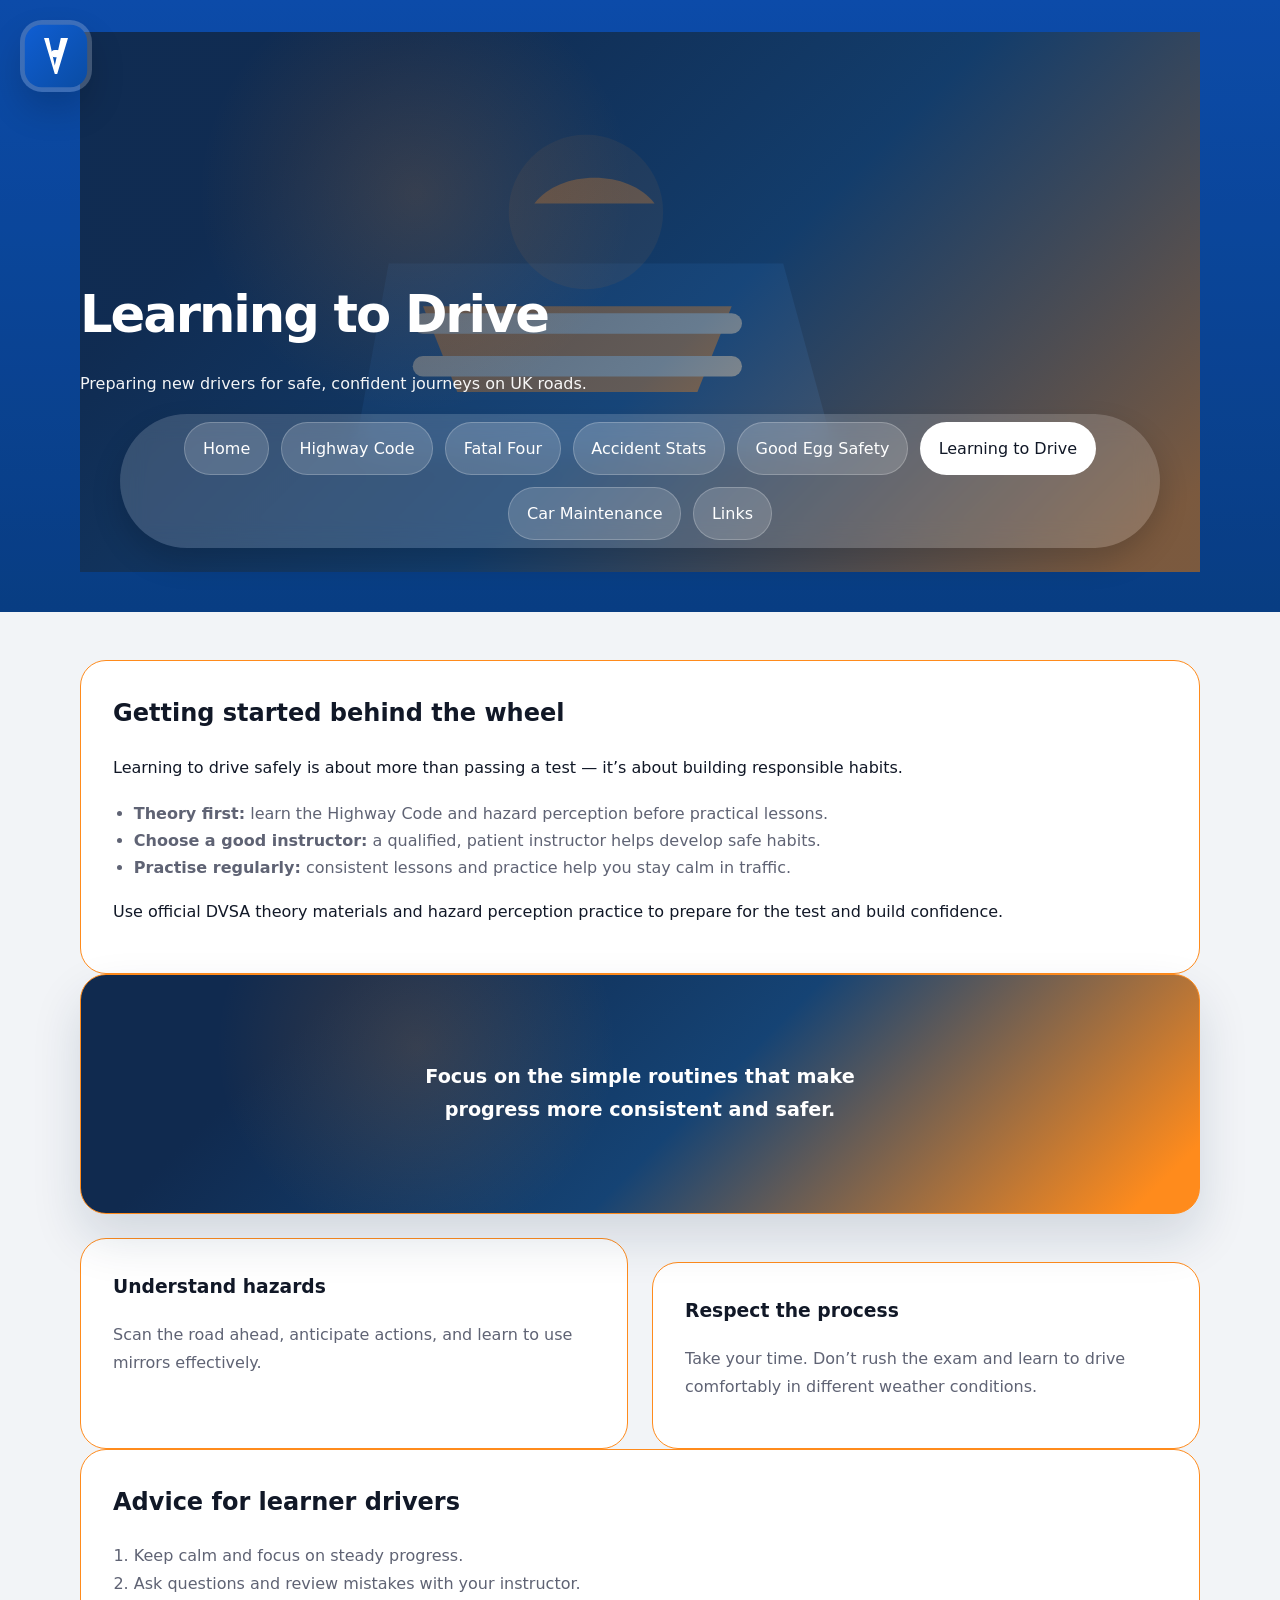
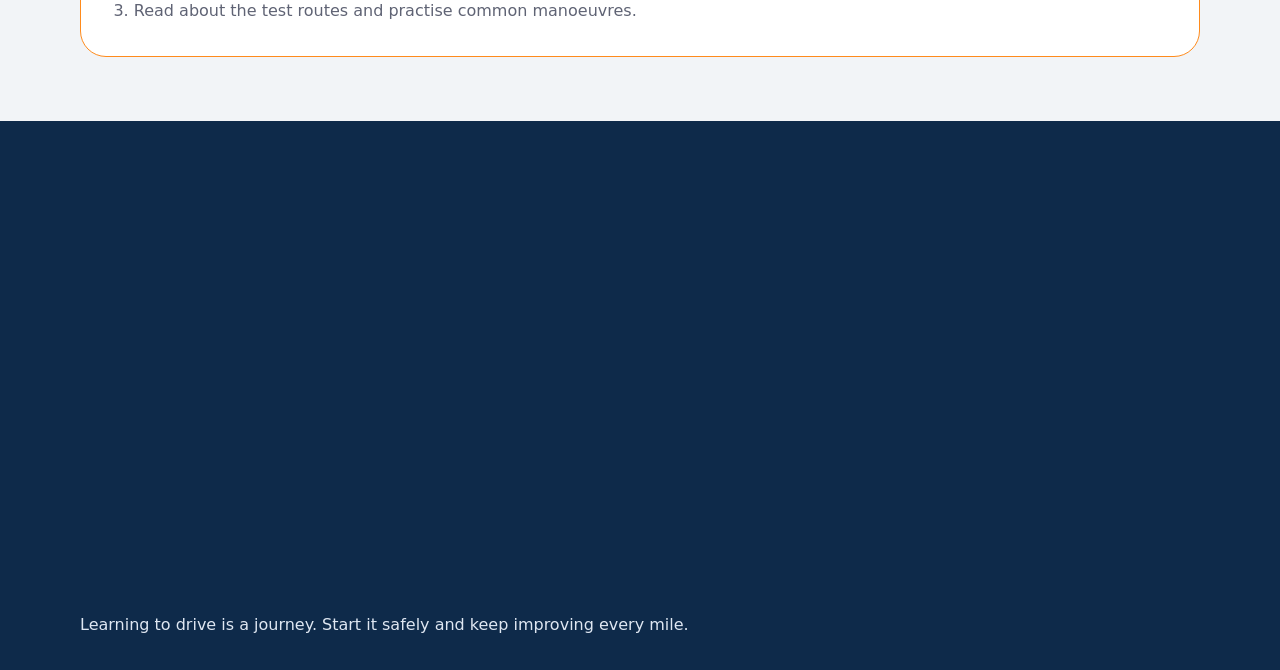
<file: learning-to-drive.html>
﻿<!DOCTYPE html>
<html lang="en">

<head>
    <meta charset="UTF-8">
    <meta name="viewport" content="width=device-width, initial-scale=1.0">
    <title>Learning to Drive</title>
    <link rel="stylesheet" href="assets/css/style.css">
</head>

<body>
    <header class="site-header">
        <a href="index.html" class="site-logo" aria-label="UK Road Safety home">
            <img src="assets/images/logo.svg" alt="UK Road Safety logo">
        </a>
        <div class="container header-top">
            <div>
                <h1>Learning to Drive</h1>
                <p>Preparing new drivers for safe, confident journeys on UK roads.</p>
                <nav class="main-nav">
                    <a href="index.html">Home</a>
                    <a href="highway-code.html">Highway Code</a>
                    <a href="fatal-four.html">Fatal Four</a>
                    <a href="accident-stats.html">Accident Stats</a>
                    <a href="good-egg-safety.html">Good Egg Safety</a>
                    <a href="learning-to-drive.html" class="active">Learning to Drive</a>
                    <a href="car-maintenance.html">Car Maintenance</a>
                    <a href="links.html">Links</a>
                </nav>
            </div>
            <figure class="page-image learning" aria-hidden="true">
                <img src="assets/images/hero-learning.svg" alt="Learning to drive illustration">
                <p>Fast, accessible learning guidance designed for first-time drivers and younger users.</p>
            </figure>
        </div>
    </header>

    <main class="container">
        <section class="section-block">
            <h2>Getting started behind the wheel</h2>
            <p>Learning to drive safely is about more than passing a test — it&rsquo;s about building responsible
                habits.</p>
            <ul>
                <li><strong>Theory first:</strong> learn the Highway Code and hazard perception before practical
                    lessons.</li>
                <li><strong>Choose a good instructor:</strong> a qualified, patient instructor helps develop safe
                    habits.</li>
                <li><strong>Practise regularly:</strong> consistent lessons and practice help you stay calm in traffic.
                </li>
            </ul>
            <p>Use official DVSA theory materials and hazard perception practice to prepare for the test and build confidence.</p>
        </section>

        <section class="page-image learning">
            <p>Focus on the simple routines that make progress more consistent and safer.</p>
        </section>

        <section class="grid-2">
            <article class="feature-card">
                <h3>Understand hazards</h3>
                <p>Scan the road ahead, anticipate actions, and learn to use mirrors effectively.</p>
            </article>
            <article class="feature-card">
                <h3>Respect the process</h3>
                <p>Take your time. Don&rsquo;t rush the exam and learn to drive comfortably in different weather
                    conditions.</p>
            </article>
        </section>

        <section class="section-block">
            <h2>Advice for learner drivers</h2>
            <ol>
                <li>Keep calm and focus on steady progress.</li>
                <li>Ask questions and review mistakes with your instructor.</li>
                <li>Read about the test routes and practise common manoeuvres.</li>
            </ol>
        </section>
    </main>

    <footer class="site-footer">
        <div class="container">
            <iframe
                src="https://www.google.com/maps/embed?pb=!1m16!1m12!1m3!1d74110.7185316643!2d-1.5211661594194619!3d54.516567624710845!2m3!1f0!2f0!3f0!3m2!1i1024!2i768!4f13.1!2m1!1sdriving%20school!5e0!3m2!1sen!2suk!4v1779028727913!5m2!1sen!2suk"
                width="600" height="450" style="border:0;" allowfullscreen="" loading="lazy"
                referrerpolicy="no-referrer-when-downgrade"></iframe>
            <p>Learning to drive is a journey. Start it safely and keep improving every mile.</p>
        </div>
    </footer>
</body>

</html>
</file>
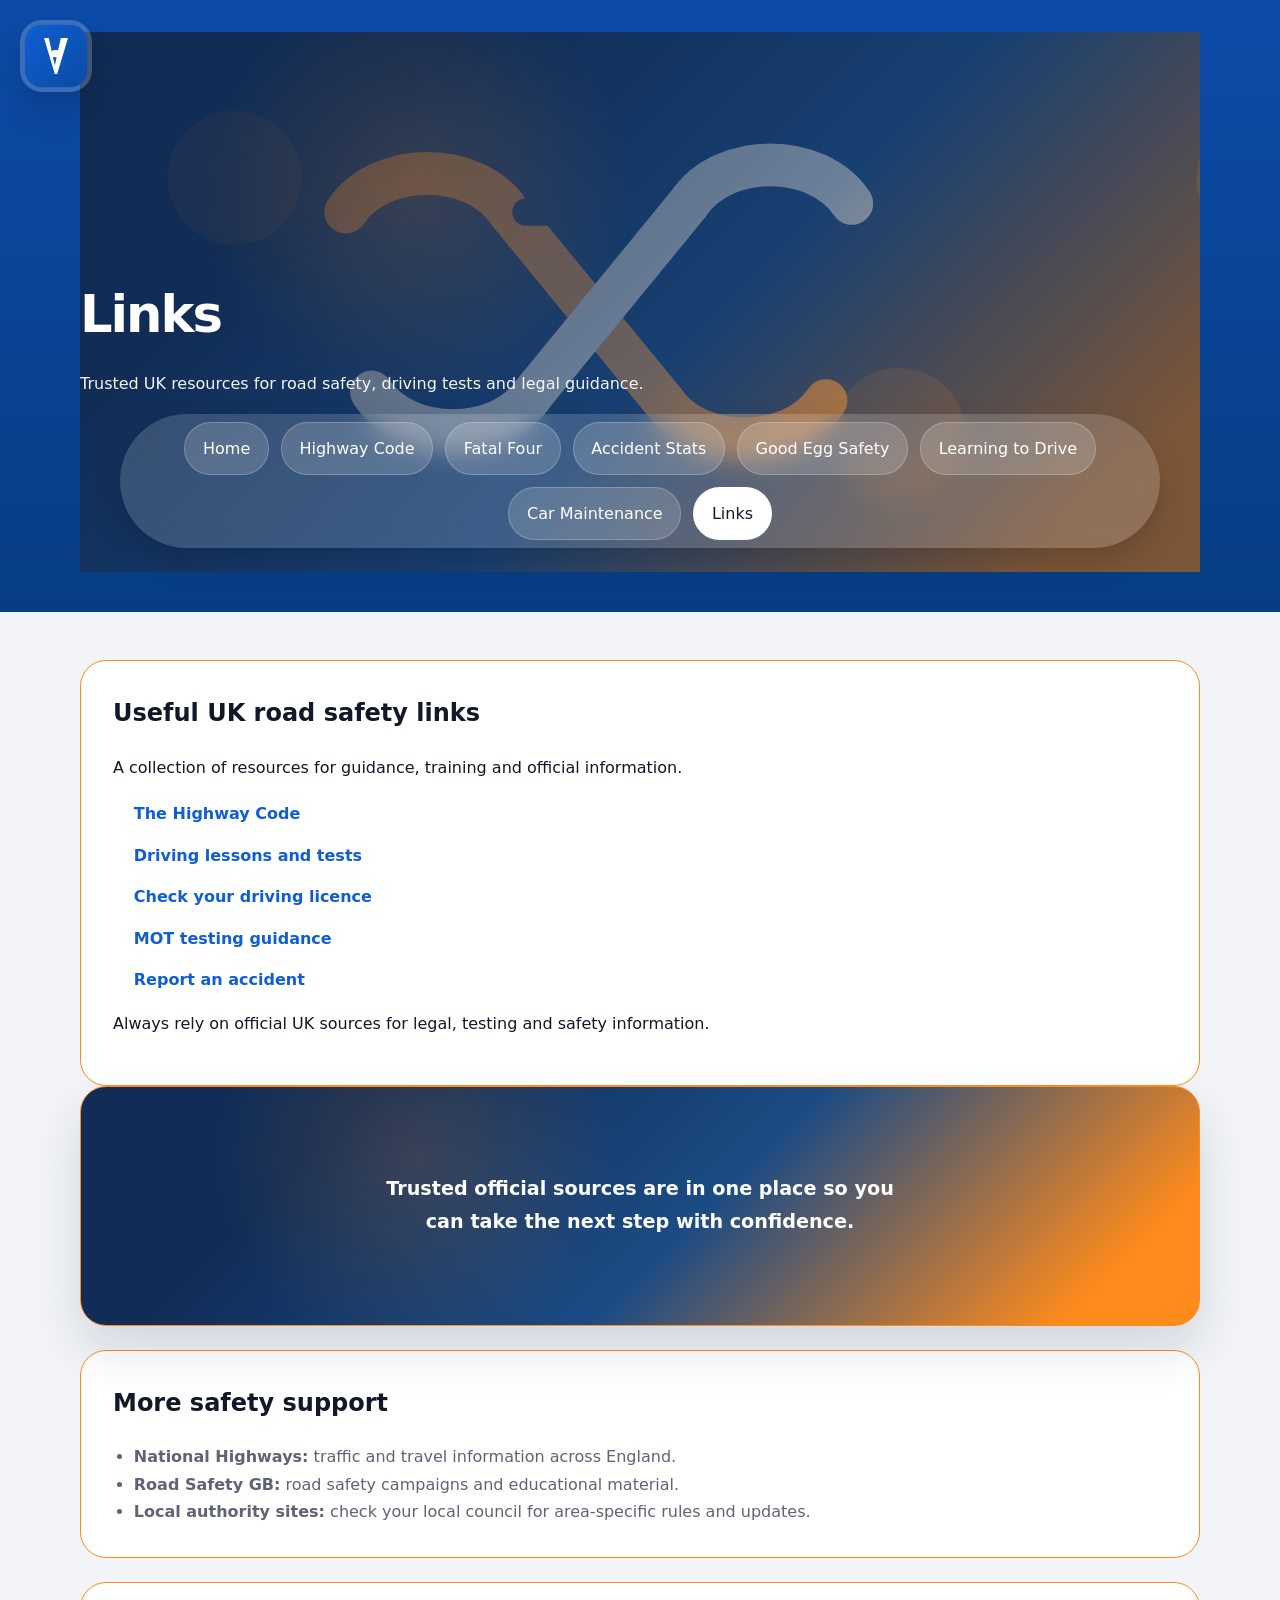
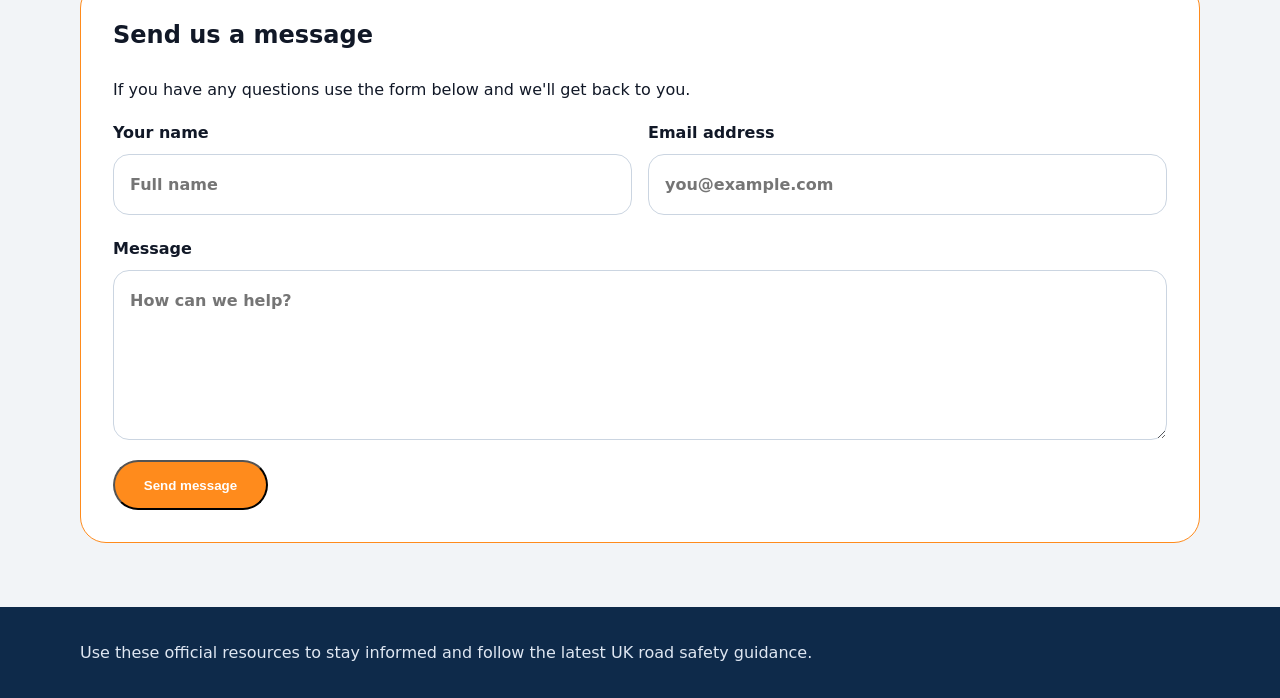
<file: links.html>
﻿<!DOCTYPE html>
<html lang="en">

<head>
    <meta charset="UTF-8">
    <meta name="viewport" content="width=device-width, initial-scale=1.0">
    <title>Links</title>
    <link rel="stylesheet" href="assets/css/style.css">
</head>

<body>
    <header class="site-header">
        <a href="index.html" class="site-logo" aria-label="UK Road Safety home">
            <img src="assets/images/logo.svg" alt="UK Road Safety logo">
        </a>
        <div class="container header-top">
            <div>
                <h1>Links</h1>
                <p>Trusted UK resources for road safety, driving tests and legal guidance.</p>
                <nav class="main-nav">
                    <a href="index.html">Home</a>
                    <a href="highway-code.html">Highway Code</a>
                    <a href="fatal-four.html">Fatal Four</a>
                    <a href="accident-stats.html">Accident Stats</a>
                    <a href="good-egg-safety.html">Good Egg Safety</a>
                    <a href="learning-to-drive.html">Learning to Drive</a>
                    <a href="car-maintenance.html">Car Maintenance</a>
                    <a href="links.html" class="active">Links</a>
                </nav>
            </div>
            <figure class="page-image links" aria-hidden="true">
                <img src="assets/images/hero-links.svg" alt="UK road safety resources illustration">
                <p>Official UK sources and support links are grouped so you can find answers fast.</p>
            </figure>
        </div>
    </header>

    <main class="container">
        <section class="section-block">
            <h2>Useful UK road safety links</h2>
            <p>A collection of resources for guidance, training and official information.</p>
            <ul class="links-list">
                <li><a href="https://www.gov.uk/browse/driving/highway-code" target="_blank" rel="noopener">The Highway
                        Code</a></li>
                <li><a href="https://www.gov.uk/driving-lessons-and-driving-tests" target="_blank"
                        rel="noopener">Driving lessons and tests</a></li>
                <li><a href="https://www.gov.uk/check-driving-licence" target="_blank" rel="noopener">Check your driving
                        licence</a></li>
                <li><a href="https://www.gov.uk/mot-test" target="_blank" rel="noopener">MOT testing guidance</a></li>
                <li><a href="https://www.gov.uk/report-an-accident" target="_blank" rel="noopener">Report an
                        accident</a></li>
            </ul>
            <p>Always rely on official UK sources for legal, testing and safety information.</p>
        </section>

        <section class="page-image links">
            <p>Trusted official sources are in one place so you can take the next step with confidence.</p>
        </section>

        <section class="section-block">
            <h2>More safety support</h2>
            <ul>
                <li><strong>National Highways:</strong> traffic and travel information across England.</li>
                <li><strong>Road Safety GB:</strong> road safety campaigns and educational material.</li>
                <li><strong>Local authority sites:</strong> check your local council for area-specific rules and
                    updates.</li>
            </ul>
        </section>

        <section class="section-block contact-form-block">
            <h2>Send us a message</h2>
            <p>If you have any questions use the form below and we'll get back to you.
            </p>
            <form class="email-form">
                <div class="form-grid">
                    <label>
                        Your name
                        <input type="text" name="name" placeholder="Full name" required>
                    </label>
                    <label>
                        Email address
                        <input type="email" name="email" placeholder="you@example.com" required>
                    </label>
                </div>
                <label>
                    Message
                    <textarea name="message" rows="5" placeholder="How can we help?" required></textarea>
                </label>
                <button type="submit" class="button button-primary">Send message</button>
            </form>
        </section>
    </main>

    <footer class="site-footer">
        <div class="container">
            <p>Use these official resources to stay informed and follow the latest UK road safety guidance.</p>
        </div>
    </footer>
</body>

</html>
</file>
<file: assets/css/style.css>
/* UK Road Safety website style */
:root {
    --bg: #f2f4f7;
    --surface: #ffffff;
    --text: #111827;
    --muted: #5f6374;
    --primary: #0f5ed3;
    --primary-soft: #0a4ca3;
    --accent: #ff8b1c;
    --accent-soft: #ffe4c2;
    --border: #ff8b1c;
    --shadow: 0 24px 50px rgba(16, 42, 79, 0.14);
    --header-bg: linear-gradient(180deg, #0f5ed3, #0a4ca3);
    --footer-bg: #0e2a4a;
}

* {
    box-sizing: border-box;
}

body {
    margin: 0;
    font-family: Inter, system-ui, -apple-system, BlinkMacSystemFont, "Segoe UI", sans-serif;
    color: var(--text);
    background: var(--bg);
    line-height: 1.7;
}

img {
    max-width: 100%;
    display: block;
}

.container {
    width: min(1120px, calc(100% - 2rem));
    margin: 0 auto;
}

.site-header {
    position: relative;
    overflow: hidden;
    background: var(--header-bg);
    color: white;
    padding: 2rem 0 2.5rem;
    min-height: 480px;
}

.site-header::before {
    content: "";
    position: absolute;
    inset: 0;
    background: rgba(0, 0, 0, 0.2);
    z-index: 1;
}

.site-logo {
    position: absolute;
    top: 1.25rem;
    left: 1.25rem;
    z-index: 4;
    width: 72px;
    height: 72px;
    display: inline-flex;
    align-items: center;
    justify-content: center;
    padding: 0.01rem;
    border-radius: 22px;
    background: rgba(255, 255, 255, 0.2);
    box-shadow: 0 18px 34px rgba(0, 0, 0, 0.16);
}

.site-logo img {
    display: block;
    width: 100%;
    height: auto;
}

.site-header .container {
    position: relative;
    z-index: 2;
    padding-top: 4rem;
}

.header-top {
    display: grid;
    gap: 2rem;
    align-items: center;
    min-height: 540px;
}

.main-nav {
    position: absolute;
    bottom: 1.5rem;
    top: auto;
    left: 50%;
    right: auto;
    transform: translateX(-50%);
    width: min(100%, 1040px);
    z-index: 3;
    justify-content: center;
    background: rgba(255, 255, 255, 0.16);
    backdrop-filter: blur(12px);
    padding: 0.5rem 0.75rem;
    border-radius: 999px;
    box-shadow: 0 14px 30px rgba(0, 0, 0, 0.16);
    margin-top: 0;
}

.site-header h1,
.site-header p {
    position: relative;
    z-index: 3;
}

.site-header .page-image {
    position: absolute;
    inset: 0;
    margin: 0;
    padding: 0;
    width: 100%;
    height: 100%;
    border-radius: 0;
    border: none;
    box-shadow: none;
    overflow: hidden;
    z-index: 0;
    background-position: center;
    background-size: cover;
    background-repeat: no-repeat;
}

.site-header .page-image img,
.site-header .page-image p {
    display: none;
}

.secondary-header {
    padding-top: 1.5rem;
    padding-bottom: 1.5rem;
}

.site-header h1 {
    margin: 0 0 0.75rem;
    font-size: clamp(2rem, 4vw, 3.25rem);
    letter-spacing: -0.04em;
}

.site-header p {
    margin: 0;
    max-width: 720px;
    color: rgba(255, 255, 255, 0.95);
}

.main-nav {
    margin-top: 1.5rem;
    display: flex;
    flex-wrap: wrap;
    gap: 0.75rem;
    justify-content: center;
}

.main-nav a {
    color: #ffffff;
    text-decoration: none;
    padding: 0.75rem 1.1rem;
    border-radius: 999px;
    border: 1px solid rgba(255, 255, 255, 0.22);
    background: rgba(255, 255, 255, 0.16);
    transition: background 0.2s ease, transform 0.2s ease, color 0.2s ease;
}

.main-nav a:hover,
.main-nav a.active {
    background: #ffffff;
    color: var(--text);
    border-color: rgba(255, 255, 255, 0.9);
}

main {
    padding: 3rem 0 4rem;
}

.page-home .hero-card {
    background: var(--surface);
    border: 1px solid var(--border);
    border-radius: 28px;
    box-shadow: var(--shadow);
    padding: 3rem;
    margin-bottom: 2rem;
}

.hero-card h2 {
    margin-top: 0;
    font-size: clamp(2rem, 3.5vw, 3.2rem);
    line-height: 1.05;
}

.hero-card p {
    color: var(--muted);
    margin: 1rem 0 1.75rem;
    max-width: 760px;
}

.button {
    display: inline-flex;
    align-items: center;
    justify-content: center;
    text-decoration: none;
    border-radius: 999px;
    padding: 0.95rem 1.8rem;
    font-weight: 700;
    transition: transform 0.2s ease, box-shadow 0.2s ease, background 0.2s ease;
}

.button-primary {
    background: var(--accent);
    color: white;
}

.button-primary:hover {
    transform: translateY(-1px);
    box-shadow: 0 14px 30px rgba(255, 139, 28, 0.18);
}

.section-block,
.feature-card,
.stat-card,
.page-image {
    background: var(--surface);
    border: 1px solid var(--border);
    border-radius: 26px;
    padding: 2rem;
}

.page-image {
    min-height: 240px;
    display: flex;
    align-items: center;
    justify-content: center;
    text-align: center;
    position: relative;
    overflow: hidden;
    color: white;
    box-shadow: var(--shadow);
}

.page-image img {
    position: absolute;
    inset: 0;
    width: 100%;
    height: 100%;
    object-fit: cover;
    z-index: 0;
}

.email-form {
    display: grid;
    gap: 1.25rem;
    margin-top: 1rem;
}

.email-form .form-grid {
    display: grid;
    grid-template-columns: repeat(2, minmax(0, 1fr));
    gap: 1rem;
}

.email-form label {
    display: flex;
    flex-direction: column;
    gap: 0.5rem;
    font-weight: 600;
    color: var(--text);
}

.email-form input,
.email-form textarea {
    width: 100%;
    padding: 1rem 1rem;
    border: 1px solid #cbd5e1;
    border-radius: 16px;
    background: #ffffff;
    color: var(--text);
    font: inherit;
}

.email-form textarea {
    min-height: 140px;
    resize: vertical;
}

.email-form .button {
    width: fit-content;
}

.form-note {
    margin: 0;
    color: var(--muted);
    font-size: 0.95rem;
}

@media (max-width: 720px) {
    .email-form .form-grid {
        grid-template-columns: 1fr;
    }
}

.page-image>* {
    position: relative;
    z-index: 1;
}

.page-image::before {
    content: "";
    position: absolute;
    inset: 0;
    opacity: 0.35;
    background: radial-gradient(circle at 30% 30%, rgba(255, 139, 28, 0.45), transparent 25%);
}

.page-image p {
    position: relative;
    margin: 0;
    font-size: clamp(1rem, 2vw, 1.2rem);
    font-weight: 700;
    max-width: 520px;
}

.page-image.home {
    background: linear-gradient(135deg, #173b6f 20%, #1b4b84 55%, #ff8b1c 95%);
}

.page-image.law {
    background: linear-gradient(135deg, #102a4f 15%, #1b4b84 60%, #ff8b1c 95%);
}

.page-image.fatal {
    background: linear-gradient(135deg, #112d57 20%, #1f537d 55%, #ff8b1c 90%);
}

.page-image.stats {
    background: linear-gradient(135deg, #102a4f 20%, #1b4b84 55%, #ff8b1c 90%);
}

.page-image.safety {
    background: linear-gradient(135deg, #173b6f 20%, #1f4f7d 55%, #ff8b1c 92%);
}

.page-image.learning {
    background: linear-gradient(135deg, #102a4f 20%, #154374 55%, #ff8b1c 95%);
}

.page-image.maintenance {
    background: linear-gradient(135deg, #102a4f 25%, #1b4b84 55%, #ff8b1c 90%);
}

.page-image.links {
    background: linear-gradient(135deg, #112d57 22%, #1b4b84 55%, #ff8b1c 90%);
}

.site-header .page-image.home {
    background-image: linear-gradient(135deg, rgba(23, 59, 111, 0.75) 20%, rgba(27, 75, 132, 0.65) 55%, rgba(255, 139, 28, 0.45) 95%), url("../images/hero-home.svg");
}

.site-header .page-image.law {
    background-image: linear-gradient(135deg, rgba(16, 42, 79, 0.75) 15%, rgba(27, 75, 132, 0.65) 60%, rgba(255, 139, 28, 0.45) 95%), url("../images/hero-law.svg");
}

.site-header .page-image.fatal {
    background-image: linear-gradient(135deg, rgba(17, 45, 87, 0.75) 20%, rgba(31, 83, 125, 0.65) 55%, rgba(255, 139, 28, 0.45) 90%), url("../images/hero-fatal.svg");
}

.site-header .page-image.stats {
    background-image: linear-gradient(135deg, rgba(16, 42, 79, 0.75) 20%, rgba(27, 75, 132, 0.65) 55%, rgba(255, 139, 28, 0.45) 90%), url("../images/hero-stats.svg");
}

.site-header .page-image.safety {
    background-image: linear-gradient(135deg, rgba(23, 59, 111, 0.75) 20%, rgba(31, 79, 125, 0.65) 55%, rgba(255, 139, 28, 0.45) 92%), url("../images/hero-safety.svg");
}

.site-header .page-image.learning {
    background-image: linear-gradient(135deg, rgba(16, 42, 79, 0.75) 20%, rgba(21, 67, 116, 0.65) 55%, rgba(255, 139, 28, 0.45) 95%), url("../images/hero-learning.svg");
}

.site-header .page-image.maintenance {
    background-image: linear-gradient(135deg, rgba(16, 42, 79, 0.75) 25%, rgba(27, 75, 132, 0.65) 55%, rgba(255, 139, 28, 0.45) 90%), url("../images/hero-maintenance.svg");
}

.site-header .page-image.links {
    background-image: linear-gradient(135deg, rgba(17, 45, 87, 0.75) 22%, rgba(27, 75, 132, 0.65) 55%, rgba(255, 139, 28, 0.45) 90%), url("../images/hero-links.svg");
}

.section-block+.section-block,
.feature-card+.feature-card,
.stat-card+.stat-card,
.page-image+.section-block {
    margin-top: 1.5rem;
}

.section-block h2,
.feature-card h3,
.stat-card h3 {
    margin-top: 0;
}

.section-block ul,
.section-block ol {
    margin: 1.2rem 0 0;
    padding-left: 1.3rem;
}

.section-block li,
.feature-card p,
.stat-card p {
    color: var(--muted);
}

.grid-2,
.grid-3,
.hero-grid {
    display: grid;
    gap: 1.5rem;
    margin-top: 1.5rem;
}

.grid-2 {
    grid-template-columns: repeat(2, minmax(0, 1fr));
}

.grid-3,
.hero-grid {
    grid-template-columns: repeat(3, minmax(0, 1fr));
}

.stats-grid {
    align-items: stretch;
}

.stat-card {
    text-align: center;
    padding: 2.5rem 1.75rem;
}

.stat-card h3 {
    margin: 0 0 0.75rem;
    font-size: 3rem;
    color: var(--primary);
}

.links-list {
    list-style: none;
    padding: 0;
    margin: 1.25rem 0 0;
}

.links-list li {
    margin-bottom: 0.9rem;
}

.links-list a {
    color: var(--primary);
    text-decoration: none;
    font-weight: 600;
}

.links-list a:hover {
    text-decoration: underline;
}

.stats-table {
    width: 100%;
    border-collapse: collapse;
    margin-top: 1.5rem;
    background: #ffffff;
    box-shadow: var(--shadow);
    border-radius: 20px;
    overflow: hidden;
}

.stats-table th,
.stats-table td {
    padding: 1rem 1.15rem;
    border-bottom: 1px solid #e2e8f0;
    text-align: left;
}

.stats-table thead th {
    background: rgba(15, 94, 211, 0.08);
    color: var(--text);
    font-weight: 700;
}

.stats-table tbody tr:nth-child(even) {
    background: #f8fafc;
}

.stats-table tbody tr:last-child td {
    border-bottom: none;
}

.stats-table caption {
    caption-side: bottom;
    margin-top: 0.75rem;
    color: var(--muted);
    font-size: 0.95rem;
}

.site-footer {
    background: var(--footer-bg);
    color: #f4f6f8;
    padding: 2rem 0;
}

.site-footer p {
    margin: 0;
    color: #dfe7f2;
}

@media (max-width: 900px) {

    .grid-2,
    .grid-3,
    .hero-grid,
    .hero-block {
        grid-template-columns: 1fr;
    }
}

@media (max-width: 640px) {

    .site-header,
    .secondary-header {
        padding-top: 1.25rem;
        padding-bottom: 1.25rem;
    }

    .main-nav {
        flex-direction: column;
        gap: 0.65rem;
    }
}
</file>
